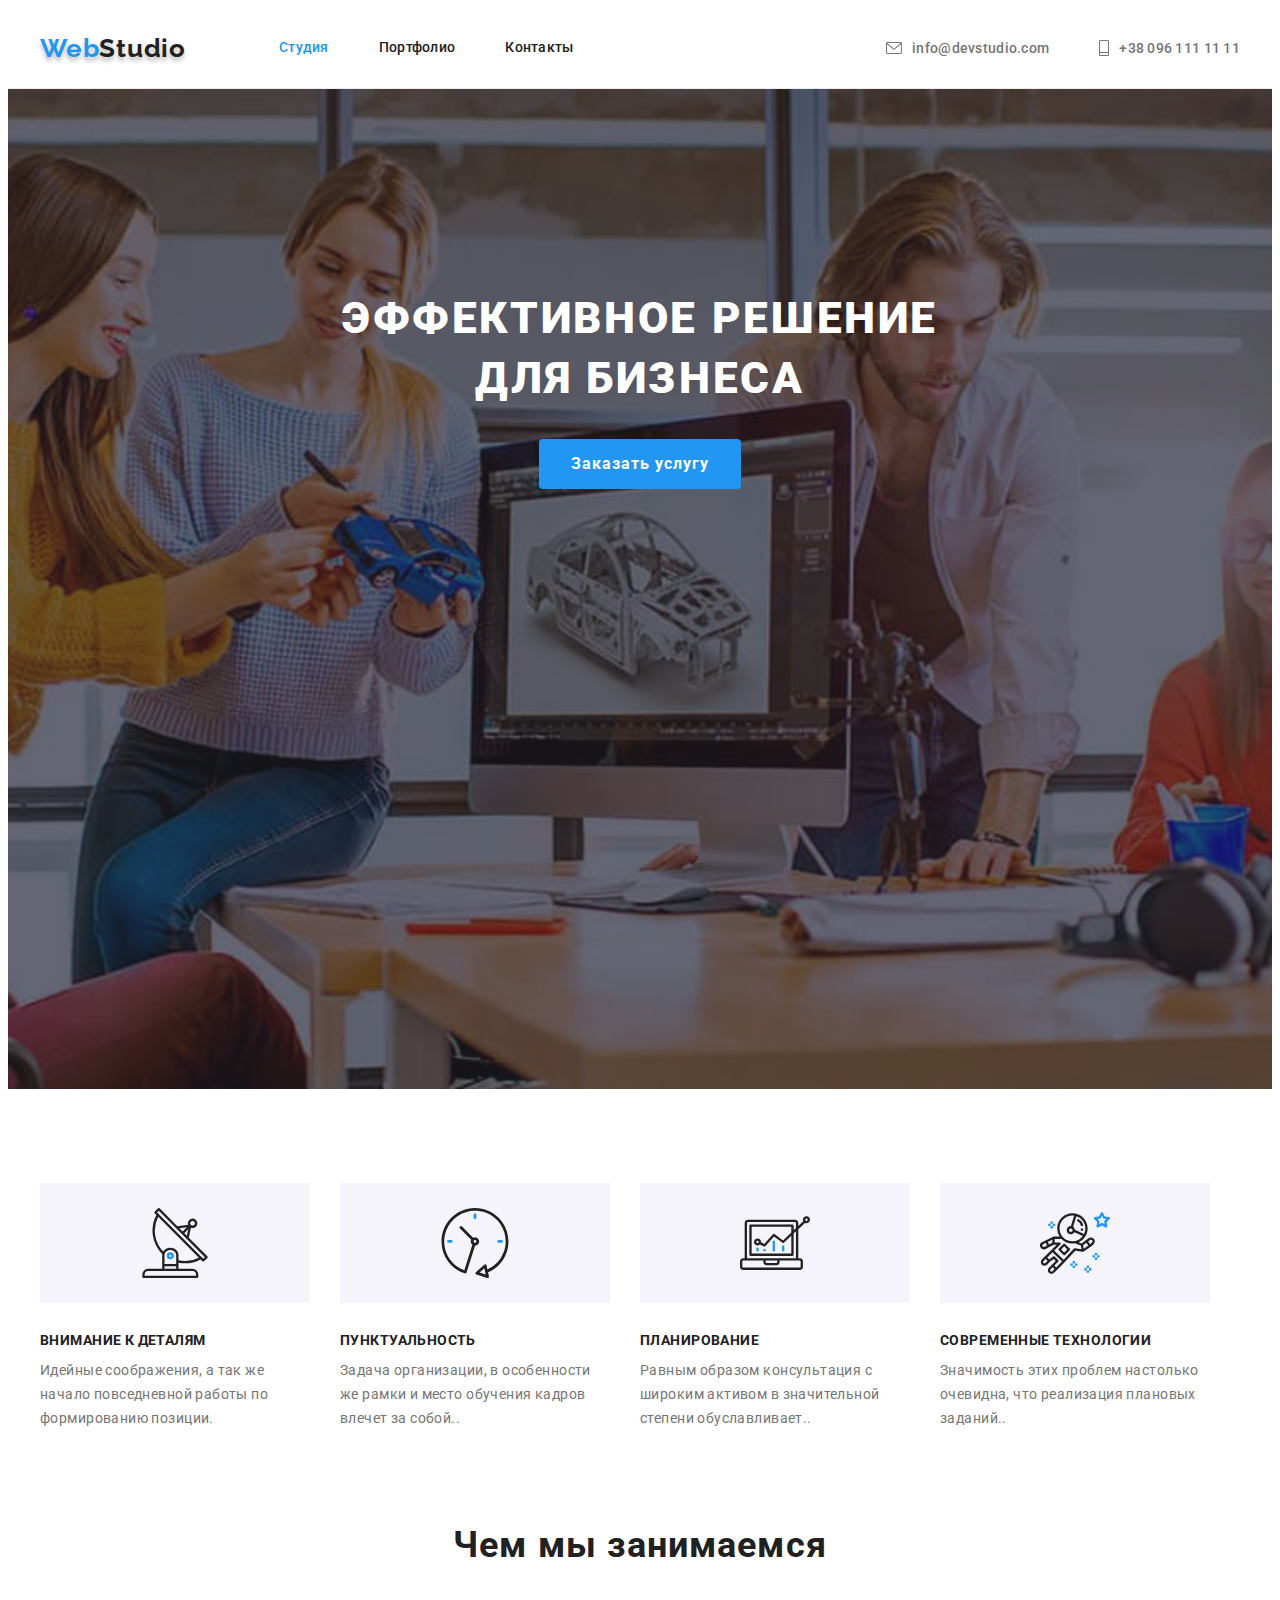
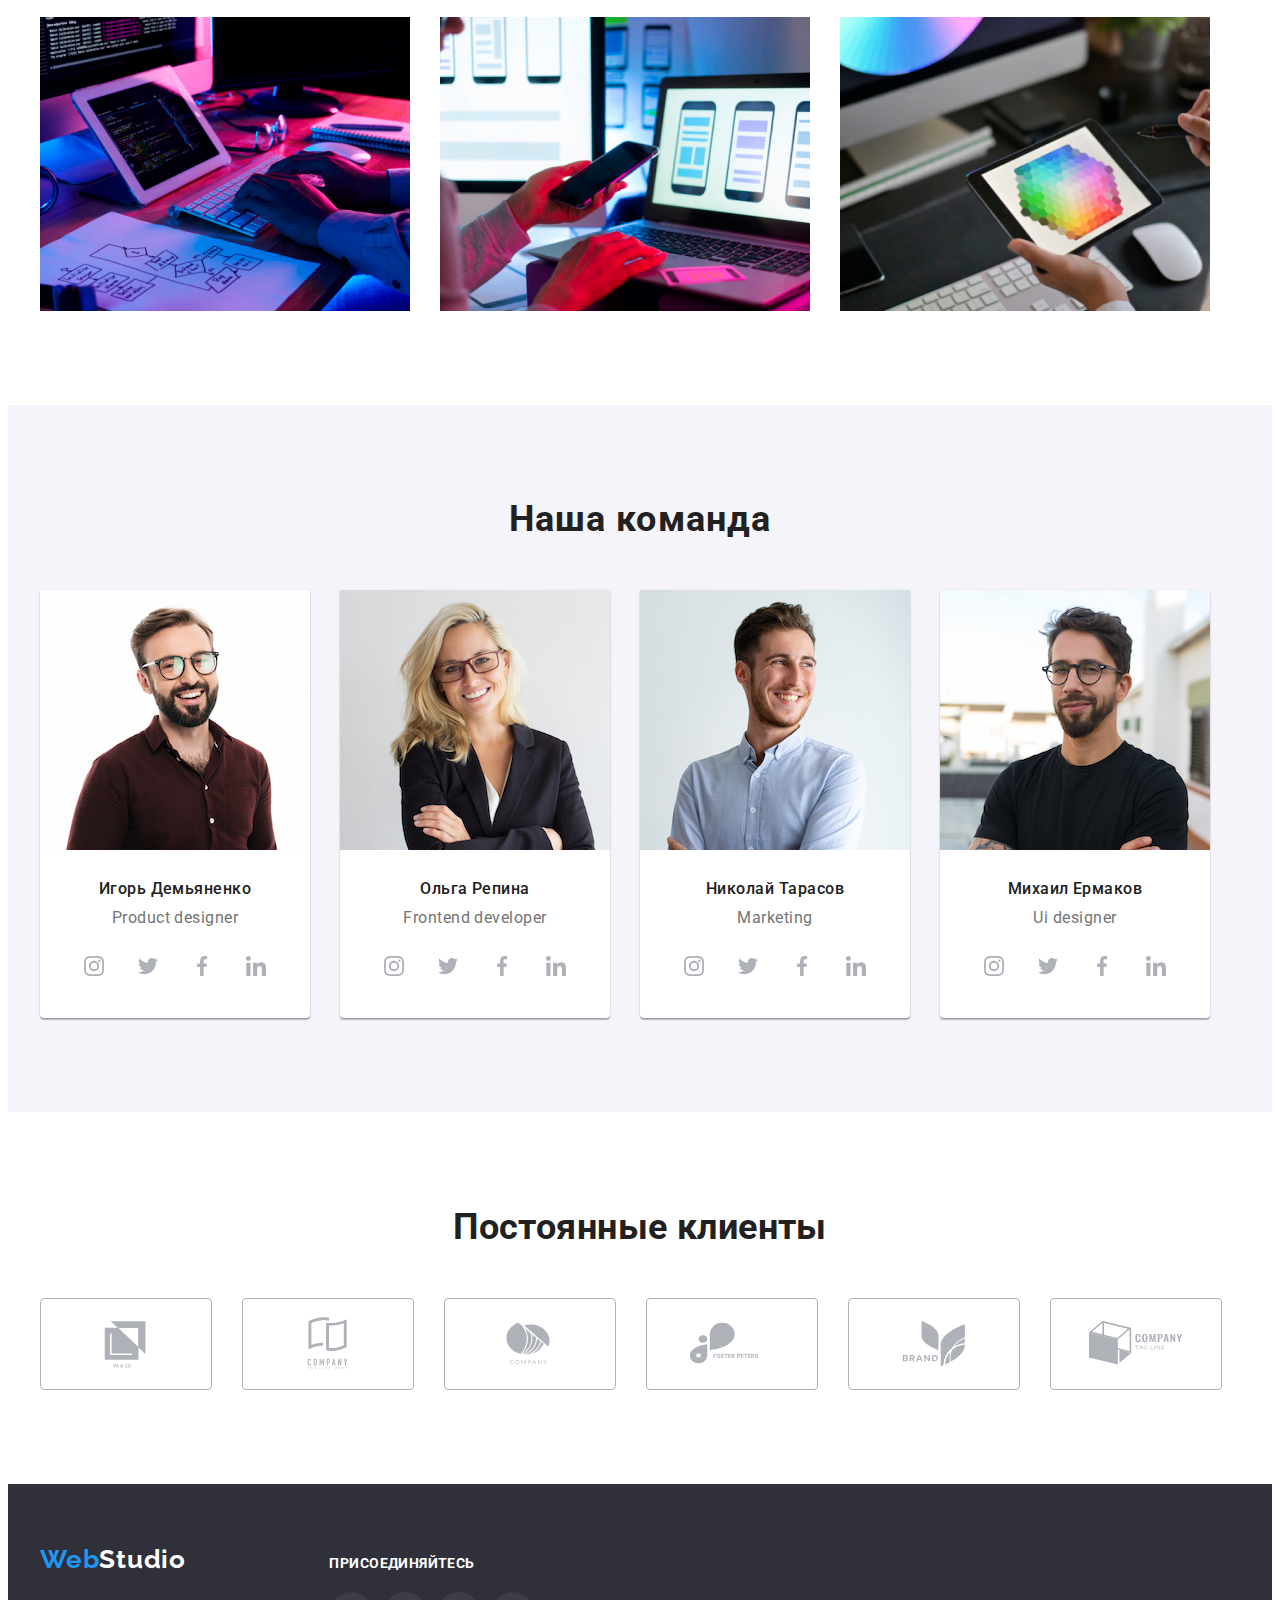
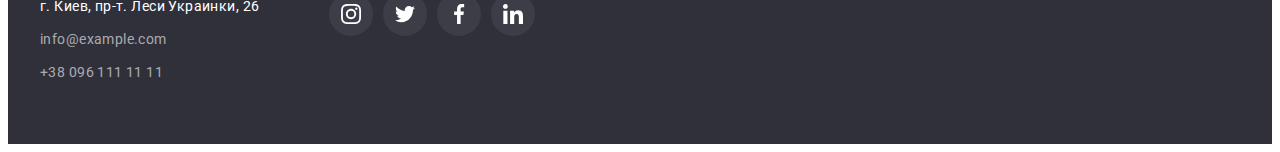
<file: index.html>
<!DOCTYPE html>
<html lang="ru">
  <head>
    <meta charset="UTF-8" />
    <meta http-equiv="X-UA-Compatible" content="IE=edge" />
    <meta name="viewport" content="width=device-width, initial-scale=1.0" />
    <title>Студия</title>
    <!--Fonts start-->
    <link rel="preconnect" href="https://fonts.googleapis.com" />
    <link rel="preconnect" href="https://fonts.gstatic.com" crossorigin />
    <link
      href="https://fonts.googleapis.com/css2?family=Raleway:wght@700&family=Roboto:wght@400;500;700;900&display=swap"
      rel="stylesheet"
    />
    <!--Fonts end-->

    <!--Normalize start-->
    <link
      rel="stylesheet"
      href="https://cdnjs.cloudflare.com/ajax/libs/modern-normalize/1.1.0/modern-normalize.min.css"
      integrity="sha512-wpPYUAdjBVSE4KJnH1VR1HeZfpl1ub8YT/NKx4PuQ5NmX2tKuGu6U/JRp5y+Y8XG2tV+wKQpNHVUX03MfMFn9Q=="
      crossorigin="anonymous"
      referrerpolicy="no-referrer"
    />
    <!--normalize end-->

    <link rel="stylesheet" href="./css/style.css" />
  </head>

  <body class="body">
    <!--Header SECT-->
    <header class="header">
      <div class="container nav_flex">
        <nav class="header_nav">
          <a class="logo_WebStudio link" lang="en" href="index.html"
            >Web<span class="logo-accent">Studio</span></a
          >

          <ul class="header_list_nav list">
            <li class="header_nav_item">
              <a class="header_nav_link link current" href="index.html"
                >Студия</a
              >
            </li>
            <li class="header_nav_item">
              <a class="header_nav_link link" href="portfolio.html"
                >Портфолио</a
              >
            </li>
            <li class="header_nav_item">
              <a class="header_nav_link link" href="#contacts">Контакты</a>
            </li>
          </ul>
        </nav>

        <ul class="header_list_contacts list">
          <li class="header_contact_item">
            <a class="header_contact_link link" href="mailto:info@devstudio.com"
              ><svg class="contact_icon" width="16" height="12">
                <use href="./images/icons.svg#mail"></use></svg
              >info@devstudio.com</a
            >
          </li>
          <li class="header_contact_item">
            <a class="header_contact_link link" href="tel:+380961111111"
              ><svg class="contact_icon" width="10" height="16">
                <use href="./images/icons.svg#tel"></use></svg
              >+38 096 111 11 11</a
            >
          </li>
        </ul>
      </div>
    </header>
    <!--Мain SECT-->

    <main>
      <section class="section_Hero">
        <div class="container">
          <h1 class="section_Hero_title">эффективное решение для бизнеса</h1>
          <button class="bttn" type="button">Заказать услугу</button>
        </div>
      </section>
      <!-- CREDO sect -->
      <section class="section_credo">
        <div class="container">
          <h2 class="visually-hidden">credo</h2>
          <ul class="credo_list">
            <li class="credo_head list">
              <div class="credo-icon-fon">
                <svg class="credo-icon" width="70" height="70">
                  <use href="./images/icons.svg#antenna"></use>
                </svg>
              </div>

              <h3 class="credo_header">ВНИМАНИЕ К ДЕТАЛЯМ</h3>
              <p class="credo_text">
                Идейные соображения, а так же начало повседневной работы по
                формированию позиции.
              </p>
            </li>
            <li class="credo_head list">
              <div class="credo-icon-fon">
                <svg class="credo-icon" width="70" height="70">
                  <use href="./images/icons.svg#clock"></use>
                </svg>
              </div>

              <h3 class="credo_header">ПУНКТУАЛЬНОСТЬ</h3>
              <p class="credo_text">
                Задача организации, в особенности же рамки и место обучения
                кадров влечет за собой..
              </p>
            </li>
            <li class="credo_head list">
              <div class="credo-icon-fon">
                <svg class="credo-icon" width="70" height="70">
                  <use href="./images/icons.svg#diagram"></use>
                </svg>
              </div>

              <h3 class="credo_header">ПЛАНИРОВАНИЕ</h3>
              <p class="credo_text">
                Равным образом консультация с широким активом в значительной
                степени обуславливает..
              </p>
            </li>
            <li class="credo_head list">
              <div class="credo-icon-fon">
                <svg class="credo-icon" width="70" height="70">
                  <use href="./images/icons.svg#astronaut"></use>
                </svg>
              </div>

              <h3 class="credo_header">СОВРЕМЕННЫЕ ТЕХНОЛОГИИ</h3>
              <p class="credo_text">
                Значимость этих проблем настолько очевидна, что реализация
                плановых заданий..
              </p>
            </li>
          </ul>
        </div>
      </section>
      <!--What are we doing sect-->
      <section class="we_section">
        <div class="container">
          <h2 class="we_text">Чем мы занимаемся</h2>
          <ul class="we_list list">
            <li class="we_item">
              <img src="images/img.jpg" alt="PC" width="370" height="294" />
            </li>
            <li class="we_item">
              <img
                src="images/img1.jpg"
                alt="LAPTOP"
                width="370"
                height="294"
              />
            </li>
            <li class="we_item">
              <img src="images/img2.jpg" alt="PAD" width="370" height="294" />
            </li>
          </ul>
        </div>
      </section>
      <!--Our TEAM sect-->
      <section class="team_section">
        <div class="container">
          <h2 class="our_team_header">Наша команда</h2>
          <ul class="our_team_list list">
            <li class="our_team_item">
              <img
                src="images/ИгорьДемьяненко.jpg"
                alt="Игорь Демьяненко 1"
                width="270"
                height="260"
              />

              <div class="our_team_work">
                <h3 class="our_team_name">Игорь Демьяненко</h3>
                <p class="our_team_profession">Product designer</p>

                <ul class="team-social-list list">
                  <li class="team-social-item">
                    <a class="team-social-link link" href="">
                      <svg class="team-social-icon" width="20" height="20">
                        <use href="./images/icons.svg#instagram"></use>
                      </svg>
                    </a>
                  </li>

                  <li class="team-social-item">
                    <a class="team-social-link link" href="">
                      <svg class="team-social-icon" width="20" height="20">
                        <use href="./images/icons.svg#twitter"></use>
                      </svg>
                    </a>
                  </li>

                  <li class="team-social-item">
                    <a class="team-social-link link" href="">
                      <svg class="team-social-icon" width="20" height="20">
                        <use href="./images/icons.svg#facebook"></use>
                      </svg>
                    </a>
                  </li>

                  <li class="team-social-item">
                    <a class="team-social-link link" href="">
                      <svg class="team-social-icon" width="20" height="20">
                        <use href="./images/icons.svg#linkedin"></use>
                      </svg>
                    </a>
                  </li>
                </ul>
              </div>
            </li>

            <li class="our_team_item">
              <img
                src="images/ОльгаРепина.jpg"
                alt="Oльга Репина 2"
                width="270"
                height="260"
              />
              <div class="our_team_work">
                <h3 class="our_team_name">Ольга Репина</h3>
                <p class="our_team_profession">Frontend developer</p>

                <ul class="team-social-list list">
                  <li class="team-social-item">
                    <a class="team-social-link link" href="">
                      <svg class="team-social-icon" width="20" height="20">
                        <use href="./images/icons.svg#instagram"></use>
                      </svg>
                    </a>
                  </li>

                  <li class="team-social-item">
                    <a class="team-social-link link" href="">
                      <svg class="team-social-icon" width="20" height="20">
                        <use href="./images/icons.svg#twitter"></use>
                      </svg>
                    </a>
                  </li>

                  <li class="team-social-item">
                    <a class="team-social-link link" href="">
                      <svg class="team-social-icon" width="20" height="20">
                        <use href="./images/icons.svg#facebook"></use>
                      </svg>
                    </a>
                  </li>

                  <li class="team-social-item">
                    <a class="team-social-link link" href="">
                      <svg class="team-social-icon" width="20" height="20">
                        <use href="./images/icons.svg#linkedin"></use>
                      </svg>
                    </a>
                  </li>
                </ul>
              </div>
            </li>
            <li class="our_team_item">
              <img
                src="images/НиколайТарасов.jpg"
                alt="Николай Тарасов 3"
                width="270"
                height="260"
              />

              <div class="our_team_work">
                <h3 class="our_team_name">Николай Тарасов</h3>
                <p class="our_team_profession">Marketing</p>

                <ul class="team-social-list list">
                  <li class="team-social-item">
                    <a class="team-social-link link" href="">
                      <svg class="team-social-icon" width="20" height="20">
                        <use href="./images/icons.svg#instagram"></use>
                      </svg>
                    </a>
                  </li>

                  <li class="team-social-item">
                    <a class="team-social-link link" href="">
                      <svg class="team-social-icon" width="20" height="20">
                        <use href="./images/icons.svg#twitter"></use>
                      </svg>
                    </a>
                  </li>

                  <li class="team-social-item">
                    <a class="team-social-link link" href="">
                      <svg class="team-social-icon" width="20" height="20">
                        <use href="./images/icons.svg#facebook"></use>
                      </svg>
                    </a>
                  </li>

                  <li class="team-social-item">
                    <a class="team-social-link link" href="">
                      <svg class="team-social-icon" width="20" height="20">
                        <use href="./images/icons.svg#linkedin"></use>
                      </svg>
                    </a>
                  </li>
                </ul>
              </div>
            </li>

            <li class="our_team_item">
              <img
                src="images/МихаилЕрмаков.jpg"
                alt="Михаил Ермаков 4"
                width="270"
                height="260"
              />

              <div class="our_team_work">
                <h3 class="our_team_name">Михаил Ермаков</h3>
                <p class="our_team_profession">Ui designer</p>

                <ul class="team-social-list list">
                  <li class="team-social-item">
                    <a class="team-social-link link" href="">
                      <svg class="team-social-icon" width="20" height="20">
                        <use href="./images/icons.svg#instagram"></use>
                      </svg>
                    </a>
                  </li>

                  <li class="team-social-item">
                    <a class="team-social-link link" href="">
                      <svg class="team-social-icon" width="20" height="20">
                        <use href="./images/icons.svg#twitter"></use>
                      </svg>
                    </a>
                  </li>

                  <li class="team-social-item">
                    <a class="team-social-link link" href="">
                      <svg class="team-social-icon" width="20" height="20">
                        <use href="./images/icons.svg#facebook"></use>
                      </svg>
                    </a>
                  </li>

                  <li class="team-social-item">
                    <a class="team-social-link link" href="">
                      <svg class="team-social-icon" width="20" height="20">
                        <use href="./images/icons.svg#linkedin"></use>
                      </svg>
                    </a>
                  </li>
                </ul>
              </div>
            </li>
          </ul>
        </div>
      </section>
      <!-- Clients -->
      <section class="client_section">
        <div class="container">
          <h2 class="client_title">Постоянные клиенты</h2>
          <ul class="client_list list">
            <li class="client_item">
              <a class="client_link link" href="">
                <svg class="client_icon" width="106" height="60">
                  <use href="./images/icons.svg#logo-1"></use>
                </svg>
              </a>
            </li>

            <li class="client_item">
              <a class="client_link link" href="">
                <svg class="client_icon" width="106" height="60">
                  <use href="./images/icons.svg#logo-2"></use>
                </svg>
              </a>
            </li>

            <li class="client_item">
              <a class="client_link link" href="">
                <svg class="client_icon" width="106" height="60">
                  <use href="./images/icons.svg#logo-3"></use>
                </svg>
              </a>
            </li>

            <li class="client_item">
              <a class="client_link link" href="">
                <svg class="client_icon" width="106" height="60">
                  <use href="./images/icons.svg#logo-4"></use>
                </svg>
              </a>
            </li>

            <li class="client_item">
              <a class="client_link link" href="">
                <svg class="client_icon" width="106" height="60">
                  <use href="./images/icons.svg#logo-5"></use>
                </svg>
              </a>
            </li>

            <li class="client_item">
              <a class="client_link link" href="">
                <svg class="client_icon" width="106" height="60">
                  <use href="./images/icons.svg#logo-6"></use>
                </svg>
              </a>
            </li>
          </ul>
        </div>
      </section>
    </main>
    <!--Footer SECT-->
    <footer class="footer">
      <div class="container">
        <div class="footer_contacts_flex">
          <a class="logo_WebStudio_foot link" lang="en" href="index.html"
            >Web<span class="logo-accent_foot">Studio</span></a
          >
          <address class="ft_contact">
            <ul class="ft_adress_list list">
              <li class="location_item">
                <a
                  class="footer_location_link link"
                  href="https://bit.ly/3pXMvUd"
                  target="_blank"
                  rel="noopener noreferrer"
                  >г. Киев, пр-т. Леси Украинки, 26</a
                >
              </li>
              <li class="mail_tel_item">
                <a
                  class="mail_tel_link link"
                  lang="en"
                  href="mailto:info@devstudio.com"
                  >info@example.com</a
                >
              </li>
              <li class="mail_tel_item">
                <a class="mail_tel_link link" href="tel:+380961111111"
                  >+38 096 111 11 11</a
                >
              </li>
            </ul>
          </address>
        </div>
        <div class="footer_social_flex">
          <p class="footer_social_text">Присоединяйтесь</p>
          <ul class="footer_social_list list">
            <li class="footer_social_item">
              <a class="footer_social_link" href="">
                <svg class="footer_social_icon" width="20" height="20">
                  <use href="./images/icons.svg#instagram"></use>
                </svg>
              </a>
            </li>

            <li class="footer_social_item">
              <a class="footer_social_link" href="">
                <svg class="footer_social_icon" width="20" height="20">
                  <use href="./images/icons.svg#twitter"></use>
                </svg>
              </a>
            </li>

            <li class="footer_social_item">
              <a class="footer_social_link" href="">
                <svg class="footer_social_icon" width="20" height="20">
                  <use href="./images/icons.svg#facebook"></use>
                </svg>
              </a>
            </li>

            <li class="footer_social_item">
              <a class="footer_social_link" href="">
                <svg class="footer_social_icon" width="20" height="20">
                  <use href="./images/icons.svg#linkedin"></use>
                </svg>
              </a>
            </li>
          </ul>
        </div>
      </div>
    </footer>
  </body>
</html>
</file>
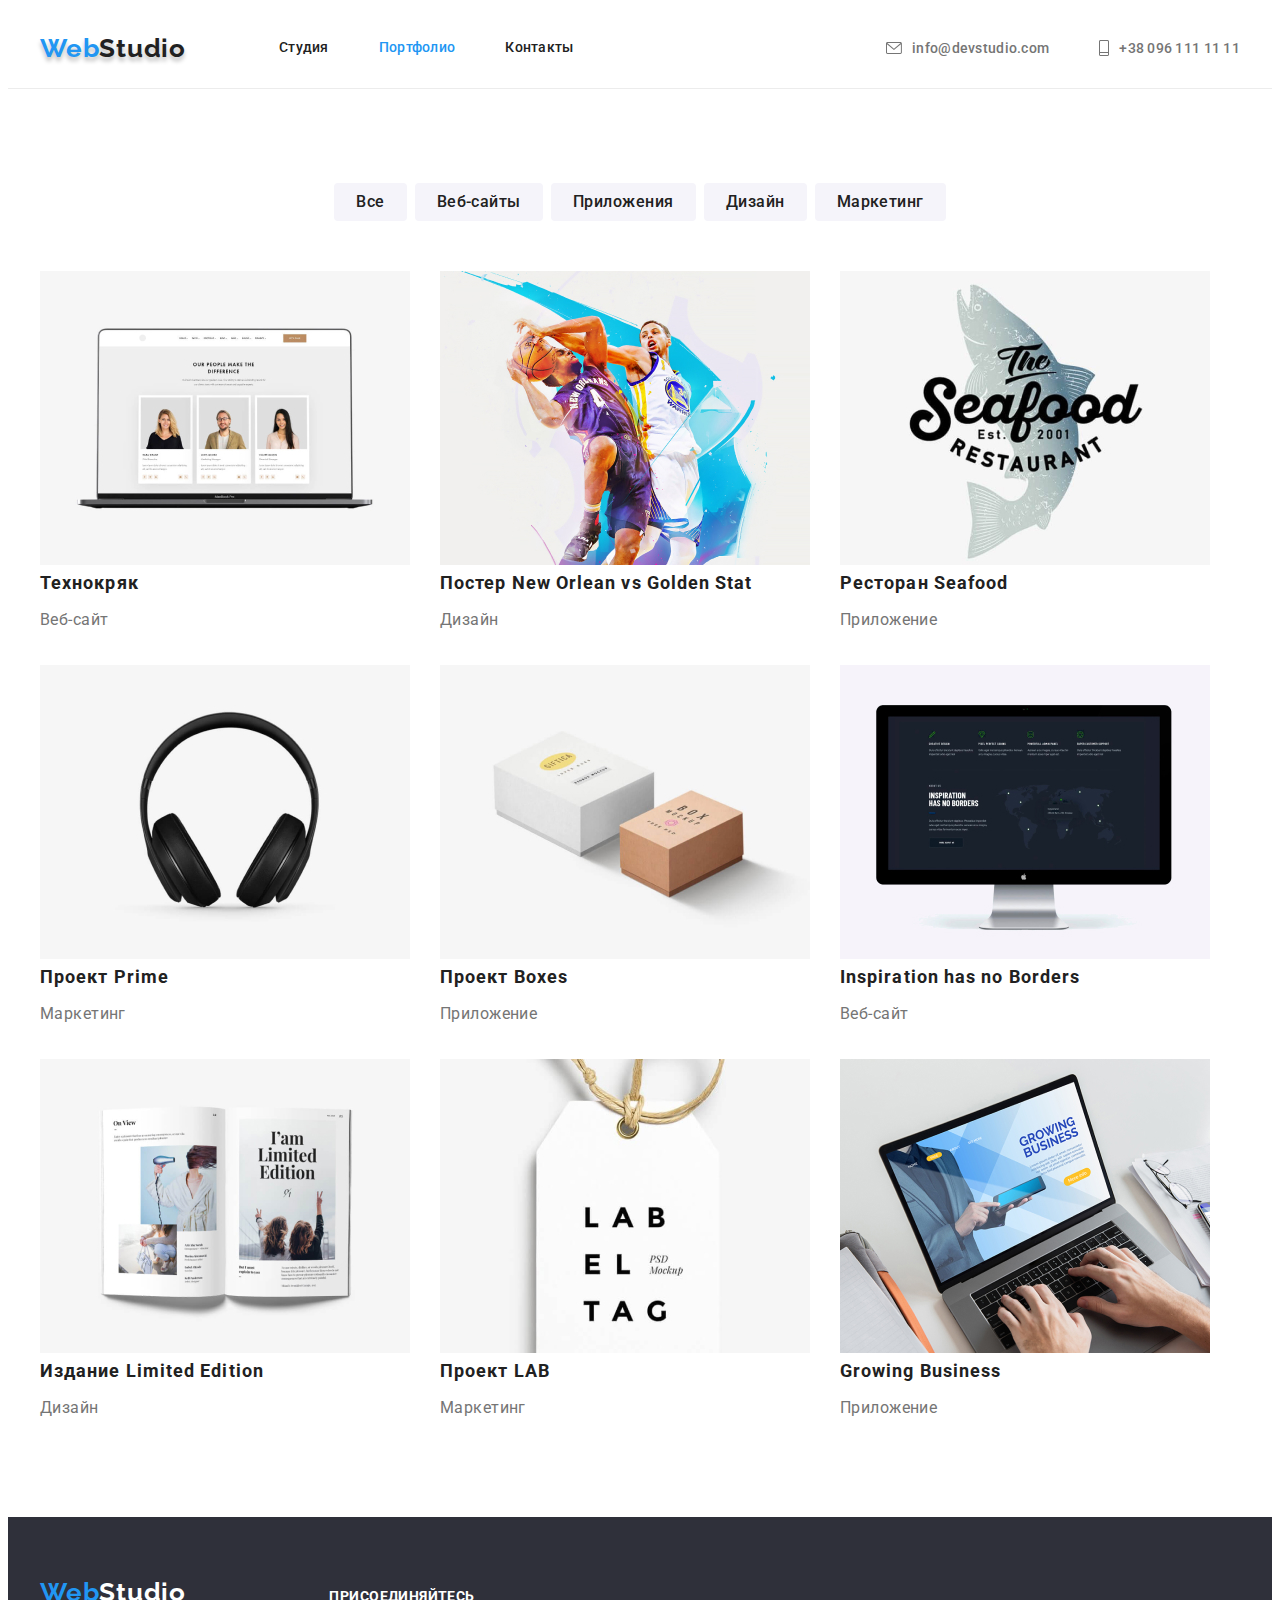
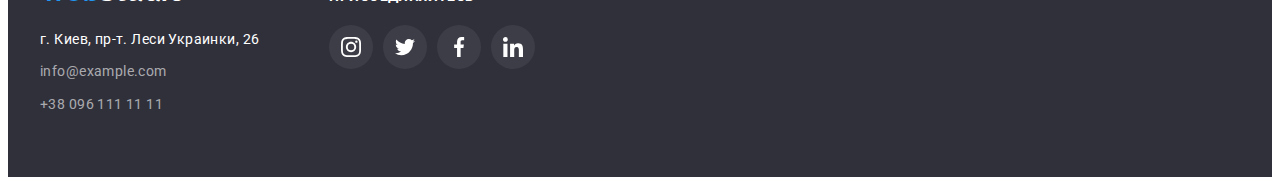
<file: portfolio.html>
<!DOCTYPE html>
<html lang="ru">
  <head>
    <meta charset="UTF-8" />
    <meta http-equiv="X-UA-Compatible" content="IE=edge" />
    <meta name="viewport" content="width=device-width, initial-scale=1.0" />
    <title>Портфолио</title>
    <!--Fonts start-->
    <link rel="preconnect" href="https://fonts.googleapis.com" />
    <link rel="preconnect" href="https://fonts.gstatic.com" crossorigin />
    <link
      href="https://fonts.googleapis.com/css2?family=Raleway:wght@700&family=Roboto:wght@400;500;700;900&display=swap"
      rel="stylesheet"
    />
    <!--Fonts end-->

    <!--Normalize start-->
    <link rel="stylesheet" href="https://cdnjs.cloudflare.com/ajax/libs/modern-normalize/1.1.0/modern-normalize.min.css" integrity="sha512-wpPYUAdjBVSE4KJnH1VR1HeZfpl1ub8YT/NKx4PuQ5NmX2tKuGu6U/JRp5y+Y8XG2tV+wKQpNHVUX03MfMFn9Q==" crossorigin="anonymous" referrerpolicy="no-referrer" />
    <!--normalize end-->

    <link rel="stylesheet" href="./css/style.css" />
  

  </head>
  <body class="body">
   <!--Header SECT-->
  <header class="header">
    <div class="container nav_flex">
      <nav class="header_nav">
        <a class="logo_WebStudio link" lang="en" href="./index.html"
          >Web<span class="logo-accent">Studio</span></a
        >

        <ul class="header_list_nav list">
          <li class="header_nav_item">
            <a class="header_nav_link link" href="index.html">Студия</a>
          </li>
          <li class="header_nav_item">
            <a class="header_nav_link link current" href="portfolio.html">Портфолио</a>
          </li>
          <li class="header_nav_item">
            <a class="header_nav_link link" href="#contacts">Контакты</a>
          </li>
        </ul>
      </nav>

      <ul class="header_list_contacts list">
        <li class="header_contact_item">
          <a class="header_contact_link link" href="mailto:info@devstudio.com"
            ><svg class="contact_icon" width="16" height="12">
              <use href="./images/icons.svg#mail"></use>
            </svg>info@devstudio.com</a
          >
        </li>
        <li class="header_contact_item">
          <a class="header_contact_link link" href="tel:+380961111111"
            ><svg class="contact_icon" width="10" height="16">
              <use href="./images/icons.svg#tel"></use>
            </svg>+38 096 111 11 11</a
          >
        </li>
      </ul>
    </div>
  </header>
    <!--Мain SECT portfolio-->
    <main>
      <section class="portfolio_section">
        <div class="container">
          <h1 class="visually-hidden">top_bttn</h1>
            <ul class="Portfolio_bttns list">
              <li class="portfolio_bttn_item">
                <button class="bttns" type="button">Все</button></li>
              <li class="portfolio_bttn_item">
                <button class="bttns" type="button">Веб-сайты</button></li>
              <li class="portfolio_bttn_item">
                <button  class="bttns" type="button">Приложения</button></li>
              <li class="portfolio_bttn_item">
                <button  class="bttns" type="button">Дизайн</button></li>
              <li class="portfolio_bttn_item">
                <button  class="bttns" type="button">Маркетинг</button></li>
          
          </ul>
        </div>
        <div class="container"> 
          <ul class="our_project_list list">
                <li class="our_project_item">
                  <a class="our_project_link link" href="">
                  <img
                    src="images/img10.jpg"
                    alt="технокряк"
                    width="370"
                    height="294"
                  />

                  <div class="our_project_border">
                    <h2 class="our_project_title">Технокряк</h3>
                    <p class="our_project_text">Веб-сайт</p>
                  </div></a>
                </li>

                <li class="our_project_item">
                  <a class="our_project_link link" href="">
                  <img
                    src="images/img-2.jpg"
                    alt="Постер New Orlean vs Golden State"
                    width="370"
                    height="294"
                  />

                <div class="our_project_border">
                  <h2 class="our_project_title"> Постер New Orlean vs Golden Stat </h3>
                  <p class="our_project_text">Дизайн</p>
                </div> </a>
                </li>

                <li class="our_project_item">
                  <a class="our_project_link link" href="">
                  <img
                    src="images/img-3.jpg"
                    alt="Ресторан Seafood"
                    width="370"
                    height="294"
                  />
                <div class="our_project_border">
                  <h2 class="our_project_title">Ресторан Seafood</h3>
                  <p class="our_project_text">Приложение</p>
                </div></a>
                </li>

                <li class="our_project_item">
                  <a class="our_project_link link" href="">
                  <img
                    src="images/img-4.jpg"
                    alt="Проект Prime"
                    width="370"
                    height="294"
                    />

                  <div class="our_project_border">
                    <h2 class="our_project_title">Проект Prime</h3>
                    <p class="our_project_text">Маркетинг</p>
                  </div></a>
                </li>
              

                <li class="our_project_item">
                  <a class="our_project_link link" href="">
                    <img
                      src="images/img-5.jpg"
                      alt="Проект Boxes"
                      width="370"
                      height="294"
                    />
                    <div class="our_project_border">
                      <h2 class="our_project_title">Проект Boxes</h3>
                      <p class="our_project_text">Приложение</p>
                    </div></a>
                </li>

            
                <li class="our_project_item">
                  <a class="our_project_link link" href="">
                  <img
                    src="images/img-6.jpg"
                    alt="Inspiration has no Borders"
                    width="370"
                    height="294"
                  />
                  <div class="our_project_border">
                    <h2 class="our_project_title">Inspiration has no Borders</h3>
                    <p class="our_project_text">Веб-сайт</p>
                  </div></a>
                </li>

                <li class="our_project_item">
                  <a class="our_project_link link" href="">
                  <img
                    src="images/img-7.jpg"
                    alt="Издание Limited Edition"
                    width="370"
                    height="294"
                  />
                  <div class="our_project_border">
                    <h2 class="our_project_title">Издание Limited Edition</h3>
                    <p class="our_project_text">Дизайн</p>
                  </div></a>

                </li>

                <li class="our_project_item">
                  <a class="our_project_link link" href="">
                  <img
                    src="images/img-8.jpg"
                    alt="Проект LAB"
                    width="370"
                    height="294"
                  />
                  <div class="our_project_border">
                    <h2 class="our_project_title">Проект LAB</h3>
                    <p class="our_project_text">Маркетинг</p>
                  </div></a>
                </li>

                <li class="our_project_item">
                   <a class="our_project_link link" href="">
                  <img
                    src="images/img-9.jpg"
                    alt="Growing Business"
                    width="370"
                    height="294"
                  />
                  <div class="our_project_border">
                    <h2 class="our_project_title">Growing Business</h3>
                    <p class="our_project_text">Приложение</p>
                  </div></a>
                </li>
          </ul>
        </div>
      </section>
    </main>
    <!--Footer SECT-->
    <footer class="footer">
      <div class="container">
        <div class="footer_contacts_flex">
          <a class="logo_WebStudio_foot link" lang="en" href="index.html"
            >Web<span class="logo-accent_foot">Studio</span></a
          >
          <address class="ft_contact">
            <ul class="ft_adress_list list">
              <li class="location_item">
                <a
                  class="footer_location link"
                  href="https://bit.ly/3pXMvUd"
                  target="_blank"
                  rel="noopener noreferrer"
                  >г. Киев, пр-т. Леси Украинки, 26</a
                >
              </li>
              <li class="mail_tel_item">
                <a class="mail_tel link" lang="en" href="mailto:info@devstudio.com"
                  >info@example.com</a
                >
              </li>
              <li class="mail_tel_item">
                <a class="tel link" href="tel:+380961111111"
                  >+38 096 111 11 11</a
                >
              </li>
            </ul>
          </address>
        </div>
        <div class="footer_social_flex">
          <p class="footer_social_text">Присоединяйтесь</p>
          <ul class="footer_social_list list">
            <li class="footer_social_item">
              <a class="footer_social_link" href="">
                <svg class="footer_social_icon" width="20" height="20">
                  <use href="./images/icons.svg#instagram"></use>
                </svg>
              </a>
            </li>

            <li class="footer_social_item">
              <a class="footer_social_link" href="">
                <svg class="footer_social_icon" width="20" height="20">
                  <use href="./images/icons.svg#twitter"></use>
                </svg>
              </a>
            </li>

            <li class="footer_social_item">
              <a class="footer_social_link" href="">
                <svg class="footer_social_icon" width="20" height="20">
                  <use href="./images/icons.svg#facebook"></use>
                </svg>
              </a>
            </li>

            <li class="footer_social_item">
              <a class="footer_social_link" href="">
                <svg class="footer_social_icon" width="20" height="20">
                  <use href="./images/icons.svg#linkedin"></use>
                </svg>
              </a>
            </li>
          </ul>
        </div>
      </div>
    </footer>
  </body>
</html>
</file>
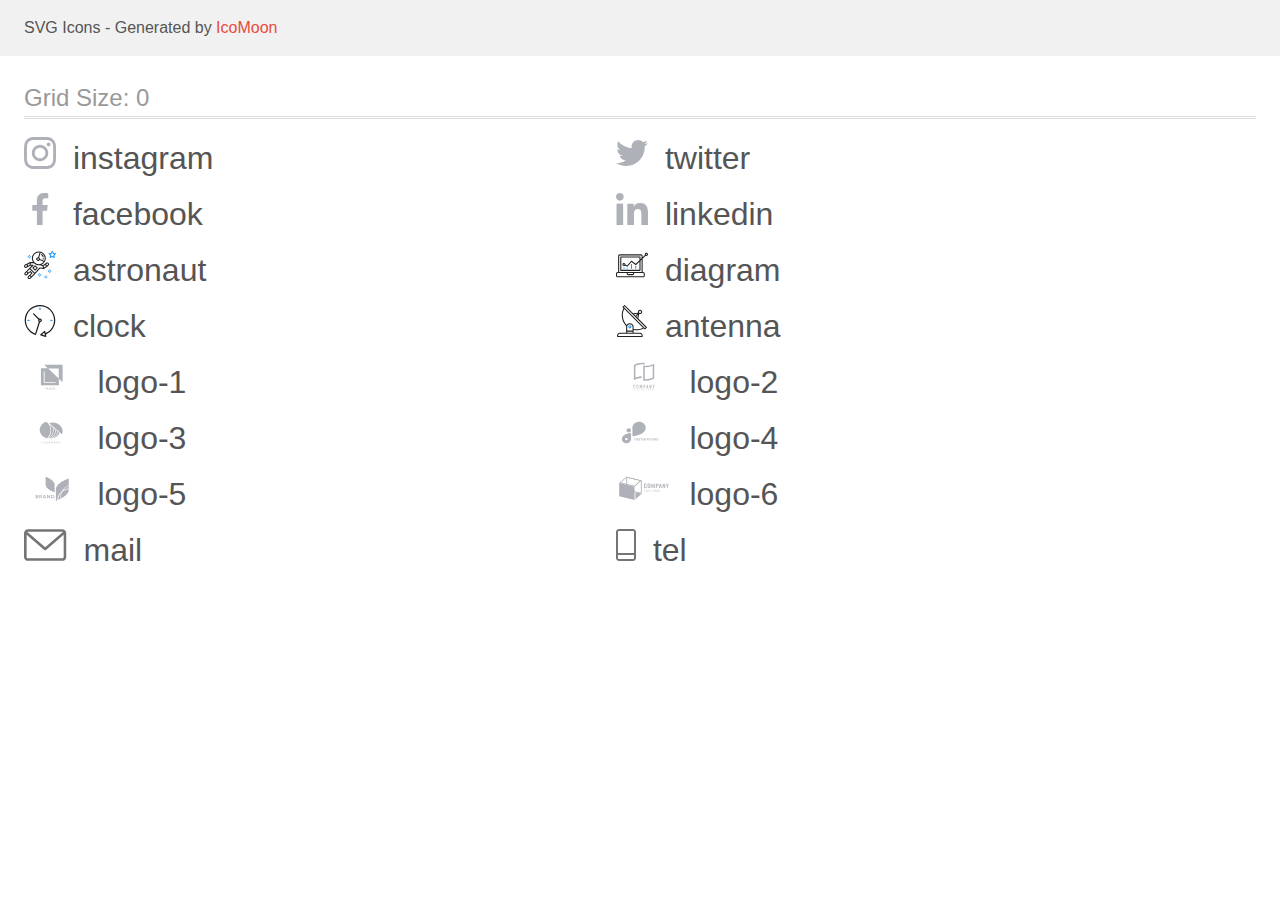
<file: images/icons/icomoon/demo.html>
<!doctype html>
<html>
<head>
    <title>IcoMoon - SVG Icons</title>
    <meta charset="utf-8">
    <meta name="viewport" content="width=device-width, initial-scale=1">
    <link rel="stylesheet" href="demo-files/demo.css">
    <link rel="stylesheet" href="style.css">
</head>
<body>
<svg aria-hidden="true" style="position: absolute; width: 0; height: 0; overflow: hidden;" version="1.1" xmlns="http://www.w3.org/2000/svg" xmlns:xlink="http://www.w3.org/1999/xlink">
<defs>
<symbol id="instagram" viewBox="0 0 32 32">
<path fill="#afb1b8" style="fill: var(--color1, #afb1b8)" d="M31.969 9.408c-0.075-1.7-0.35-2.869-0.744-3.882-0.406-1.075-1.032-2.038-1.851-2.838-0.8-0.813-1.769-1.444-2.832-1.844-1.019-0.394-2.182-0.669-3.882-0.744-1.713-0.081-2.257-0.1-6.601-0.1s-4.888 0.019-6.595 0.094c-1.7 0.075-2.869 0.35-3.882 0.744-1.075 0.406-2.038 1.031-2.838 1.85-0.813 0.8-1.444 1.769-1.844 2.832-0.394 1.019-0.669 2.182-0.744 3.882-0.081 1.713-0.1 2.257-0.1 6.601s0.019 4.888 0.094 6.595c0.075 1.7 0.35 2.869 0.744 3.882 0.406 1.075 1.038 2.038 1.85 2.838 0.8 0.813 1.769 1.444 2.832 1.844 1.019 0.394 2.182 0.669 3.882 0.744 1.706 0.075 2.25 0.094 6.595 0.094s4.888-0.019 6.595-0.094c1.7-0.075 2.869-0.35 3.882-0.744 2.151-0.832 3.851-2.532 4.682-4.682 0.394-1.019 0.669-2.182 0.744-3.882 0.075-1.707 0.094-2.251 0.094-6.595s-0.006-4.888-0.081-6.595zM29.087 22.473c-0.069 1.563-0.331 2.407-0.55 2.969-0.538 1.394-1.644 2.5-3.038 3.038-0.563 0.219-1.413 0.481-2.969 0.55-1.688 0.075-2.194 0.094-6.464 0.094s-4.782-0.019-6.464-0.094c-1.563-0.069-2.407-0.331-2.969-0.55-0.694-0.256-1.325-0.663-1.838-1.194-0.531-0.519-0.938-1.144-1.194-1.838-0.219-0.563-0.481-1.413-0.55-2.969-0.075-1.688-0.094-2.194-0.094-6.464s0.019-4.782 0.094-6.464c0.069-1.563 0.331-2.407 0.55-2.969 0.256-0.694 0.663-1.325 1.2-1.838 0.519-0.531 1.144-0.938 1.838-1.194 0.563-0.219 1.413-0.481 2.969-0.55 1.688-0.075 2.194-0.094 6.464-0.094 4.276 0 4.782 0.019 6.464 0.094 1.563 0.069 2.407 0.331 2.969 0.55 0.694 0.256 1.325 0.662 1.838 1.194 0.531 0.519 0.938 1.144 1.194 1.838 0.219 0.563 0.481 1.413 0.55 2.969 0.075 1.688 0.094 2.194 0.094 6.464s-0.019 4.77-0.094 6.458z"></path>
<path fill="#afb1b8" style="fill: var(--color1, #afb1b8)" d="M16.059 7.783c-4.538 0-8.22 3.682-8.22 8.22s3.682 8.22 8.22 8.22c4.539 0 8.22-3.682 8.22-8.22s-3.682-8.22-8.22-8.22zM16.059 21.335c-2.944 0-5.332-2.388-5.332-5.332s2.388-5.332 5.332-5.332c2.944 0 5.332 2.388 5.332 5.332s-2.388 5.332-5.332 5.332z"></path>
<path fill="#afb1b8" style="fill: var(--color1, #afb1b8)" d="M26.524 7.458c0 1.060-0.859 1.919-1.919 1.919s-1.919-0.859-1.919-1.919c0-1.060 0.859-1.919 1.919-1.919s1.919 0.859 1.919 1.919z"></path>
</symbol>
<symbol id="twitter" viewBox="0 0 32 32">
<path fill="#afb1b8" style="fill: var(--color1, #afb1b8)" d="M32 6.078c-1.19 0.522-2.458 0.868-3.78 1.036 1.36-0.812 2.398-2.088 2.886-3.626-1.268 0.756-2.668 1.29-4.16 1.588-1.204-1.282-2.92-2.076-4.792-2.076-3.632 0-6.556 2.948-6.556 6.562 0 0.52 0.044 1.020 0.152 1.496-5.454-0.266-10.28-2.88-13.522-6.862-0.566 0.982-0.898 2.106-0.898 3.316 0 2.272 1.17 4.286 2.914 5.452-1.054-0.020-2.088-0.326-2.964-0.808 0 0.020 0 0.046 0 0.072 0 3.188 2.274 5.836 5.256 6.446-0.534 0.146-1.116 0.216-1.72 0.216-0.42 0-0.844-0.024-1.242-0.112 0.85 2.598 3.262 4.508 6.13 4.57-2.232 1.746-5.066 2.798-8.134 2.798-0.538 0-1.054-0.024-1.57-0.090 2.906 1.874 6.35 2.944 10.064 2.944 12.072 0 18.672-10 18.672-18.668 0-0.29-0.010-0.57-0.024-0.848 1.302-0.924 2.396-2.078 3.288-3.406z"></path>
</symbol>
<symbol id="facebook" viewBox="0 0 32 32">
<path fill="#afb1b8" style="fill: var(--color1, #afb1b8)" d="M21.329 5.313h2.921v-5.088c-0.504-0.069-2.237-0.225-4.256-0.225-4.212 0-7.097 2.649-7.097 7.519v4.481h-4.648v5.688h4.648v14.312h5.699v-14.311h4.46l0.708-5.688h-5.169v-3.919c0.001-1.644 0.444-2.769 2.735-2.769z"></path>
</symbol>
<symbol id="linkedin" viewBox="0 0 32 32">
<path fill="#afb1b8" style="fill: var(--color1, #afb1b8)" d="M31.992 32v-0.001h0.008v-11.736c0-5.741-1.236-10.164-7.948-10.164-3.227 0-5.392 1.771-6.276 3.449h-0.093v-2.913h-6.364v21.364h6.627v-10.579c0-2.785 0.528-5.479 3.977-5.479 3.399 0 3.449 3.179 3.449 5.657v10.401h6.62z"></path>
<path fill="#afb1b8" style="fill: var(--color1, #afb1b8)" d="M0.528 10.636h6.635v21.364h-6.635v-21.364z"></path>
<path fill="#afb1b8" style="fill: var(--color1, #afb1b8)" d="M3.843 0c-2.121 0-3.843 1.721-3.843 3.843s1.721 3.879 3.843 3.879c2.121 0 3.843-1.757 3.843-3.879-0.001-2.121-1.723-3.843-3.843-3.843v0z"></path>
</symbol>
<symbol id="astronaut" viewBox="0 0 32 32">
<path fill="#2196f3" style="fill: var(--color2, #2196f3)" d="M31.974 4.524c-0.063-0.193-0.229-0.333-0.43-0.363l-1.91-0.278-0.855-1.731c-0.179-0.365-0.777-0.365-0.956 0l-0.855 1.731-1.91 0.278c-0.201 0.029-0.367 0.17-0.431 0.363-0.062 0.193-0.011 0.405 0.135 0.547l1.383 1.348-0.326 1.903c-0.034 0.2 0.048 0.402 0.212 0.522 0.166 0.121 0.382 0.135 0.562 0.040l1.709-0.899 1.709 0.899c0.078 0.041 0.164 0.061 0.249 0.061 0.11 0 0.221-0.034 0.314-0.102 0.164-0.119 0.246-0.322 0.212-0.522l-0.326-1.903 1.383-1.348c0.145-0.142 0.197-0.354 0.135-0.547zM29.511 5.851c-0.125 0.122-0.183 0.299-0.153 0.472l0.191 1.114-1-0.526c-0.078-0.041-0.163-0.061-0.249-0.061s-0.17 0.020-0.249 0.061l-1.001 0.526 0.191-1.114c0.030-0.173-0.028-0.349-0.153-0.472l-0.81-0.789 1.119-0.163c0.174-0.025 0.324-0.134 0.402-0.292l0.5-1.013 0.5 1.013c0.078 0.157 0.228 0.267 0.402 0.292l1.119 0.163-0.809 0.789z"></path>
<path fill="#2196f3" style="fill: var(--color2, #2196f3)" d="M26.134 20.522h-1.067v1.067h1.067v-1.067z"></path>
<path fill="#2196f3" style="fill: var(--color2, #2196f3)" d="M26.134 22.656h-1.067v1.067h1.067v-1.067z"></path>
<path fill="#2196f3" style="fill: var(--color2, #2196f3)" d="M27.2 21.589h-1.067v1.067h1.067v-1.067z"></path>
<path fill="#2196f3" style="fill: var(--color2, #2196f3)" d="M25.067 21.589h-1.067v1.067h1.067v-1.067z"></path>
<path fill="#2196f3" style="fill: var(--color2, #2196f3)" d="M22.4 26.389h-1.067v1.067h1.067v-1.067z"></path>
<path fill="#2196f3" style="fill: var(--color2, #2196f3)" d="M22.4 28.522h-1.067v1.067h1.067v-1.067z"></path>
<path fill="#2196f3" style="fill: var(--color2, #2196f3)" d="M23.467 27.456h-1.067v1.067h1.067v-1.067z"></path>
<path fill="#2196f3" style="fill: var(--color2, #2196f3)" d="M21.333 27.456h-1.067v1.067h1.067v-1.067z"></path>
<path fill="#2196f3" style="fill: var(--color2, #2196f3)" d="M16 24.256h-1.067v1.067h1.067v-1.067z"></path>
<path fill="#2196f3" style="fill: var(--color2, #2196f3)" d="M16 26.389h-1.067v1.067h1.067v-1.067z"></path>
<path fill="#2196f3" style="fill: var(--color2, #2196f3)" d="M17.067 25.322h-1.067v1.067h1.067v-1.067z"></path>
<path fill="#2196f3" style="fill: var(--color2, #2196f3)" d="M14.933 25.322h-1.067v1.067h1.067v-1.067z"></path>
<path fill="#2196f3" style="fill: var(--color2, #2196f3)" d="M5.867 6.122h-1.067v1.067h1.067v-1.067z"></path>
<path fill="#2196f3" style="fill: var(--color2, #2196f3)" d="M5.867 8.255h-1.067v1.067h1.067v-1.067z"></path>
<path fill="#2196f3" style="fill: var(--color2, #2196f3)" d="M6.933 7.189h-1.067v1.067h1.067v-1.067z"></path>
<path fill="#2196f3" style="fill: var(--color2, #2196f3)" d="M4.8 7.189h-1.067v1.067h1.067v-1.067z"></path>
<path fill="#212121" style="fill: var(--color3, #212121)" d="M24.715 14.159c-0.287-0.388-0.709-0.637-1.188-0.705-0.481-0.068-0.956 0.058-1.34 0.352l-1.252 0.96-1.898 1.417-1.358-0.541c2.421-1.086 4.114-3.508 4.114-6.32 0-3.823-3.123-6.933-6.961-6.933s-6.961 3.11-6.961 6.933c0 1.386 0.414 2.674 1.12 3.758l-2.764-0.024c-0.002 0-0.003 0-0.005 0-0.009 0-0.015 0.004-0.023 0.005-0.053 0.002-0.105 0.013-0.155 0.031-0.013 0.005-0.026 0.008-0.038 0.013-0.006 0.003-0.013 0.003-0.019 0.006l-3.233 1.596c-0.001 0-0.001 0-0.001 0.001l-1.893 0.911c-0.021 0.009-0.042 0.021-0.063 0.035-0.755 0.502-1.012 1.489-0.598 2.295 0.22 0.429 0.595 0.745 1.056 0.889 0.178 0.055 0.359 0.083 0.539 0.083 0.29 0 0.577-0.071 0.839-0.211l1.388-0.738 2.264-1.169 1.357-0.008-5.442 5.416c-0.001 0.001-0.001 0.001-0.002 0.001l-1.339 1.333c-0.316 0.315-0.49 0.732-0.49 1.178s0.174 0.863 0.49 1.179c0.325 0.323 0.752 0.485 1.179 0.485s0.854-0.162 1.18-0.485l1.314-1.309 1.741-1.3 0.901 0.897-1.762 1.754c-0 0.001-0.001 0.001-0.002 0.001l-1.339 1.333c-0.316 0.315-0.49 0.732-0.49 1.178s0.174 0.863 0.49 1.179c0.325 0.323 0.753 0.485 1.18 0.485s0.855-0.162 1.18-0.485l3.482-3.467c0.001-0.001 0.001-0.001 0.001-0.002l1.010-1-0.004-0.004c0.006-0.006 0.015-0.009 0.022-0.015l5.166-5.658 3.471 0.494c0.025 0.004 0.050 0.005 0.075 0.005 0.065 0 0.127-0.015 0.187-0.038 0.018-0.006 0.033-0.015 0.050-0.023 0.019-0.010 0.039-0.015 0.058-0.027l3.213-2.133c0.012-0.008 0.018-0.021 0.029-0.029 0.013-0.010 0.029-0.014 0.041-0.026l1.271-1.191c0.662-0.62 0.753-1.635 0.212-2.362zM2.13 17.77c-0.173 0.093-0.37 0.111-0.558 0.052-0.187-0.058-0.338-0.186-0.427-0.358-0.161-0.314-0.068-0.695 0.214-0.902l1.314-0.632 0.449 1.312-0.992 0.528zM5.628 15.942l-1.548 0.8-0.439-1.283 2.027-1.001-0.040 1.484zM20.727 9.322c0 0.918-0.219 1.785-0.599 2.559l-4.181-1.899c-0.044-0.573-0.341-1.075-0.788-1.388l1.464-4.86c2.378 0.756 4.105 2.974 4.105 5.588zM8.938 9.322c0-3.235 2.644-5.867 5.894-5.867 0.253 0 0.5 0.021 0.745 0.052l-1.432 4.754c-0.019-0.001-0.037-0.006-0.057-0.006-1.033 0-1.873 0.837-1.873 1.867s0.84 1.867 1.873 1.867c0.694 0 1.294-0.383 1.618-0.945l3.862 1.755c-1.075 1.446-2.795 2.39-4.737 2.39-3.25 0-5.894-2.632-5.894-5.867zM14.894 10.122c0 0.441-0.362 0.8-0.806 0.8s-0.806-0.359-0.806-0.8c0-0.441 0.362-0.8 0.806-0.8s0.806 0.359 0.806 0.8zM2.465 25.146c-0.236 0.234-0.619 0.234-0.854 0.001-0.114-0.114-0.176-0.263-0.176-0.423s0.062-0.309 0.176-0.421l0.962-0.958 0.851 0.848-0.959 0.955zM5.679 28.88c-0.236 0.234-0.619 0.235-0.855 0.001-0.114-0.114-0.176-0.263-0.176-0.423s0.062-0.309 0.176-0.421l0.963-0.959 0.852 0.848-0.96 0.955zM9.16 25.411c-0.001 0-0.001 0-0.002 0.001l-1.765 1.76-0.852-0.848 1.763-1.755c0 0 0 0 0-0s0.001-0.001 0.002-0.001c0.040-0.040 0.065-0.088 0.090-0.135 0.007-0.014 0.020-0.026 0.026-0.040 0.017-0.041 0.019-0.085 0.026-0.129 0.003-0.025 0.014-0.047 0.014-0.073 0-0.036-0.013-0.070-0.020-0.106-0.006-0.032-0.006-0.065-0.019-0.095-0.020-0.050-0.055-0.094-0.091-0.138-0.010-0.012-0.014-0.027-0.025-0.038 0 0 0 0-0.001 0s-0.001-0.002-0.001-0.002l-1.607-1.6c-0.017-0.017-0.039-0.024-0.058-0.038-0.028-0.022-0.055-0.042-0.087-0.058-0.030-0.015-0.061-0.024-0.093-0.033-0.034-0.010-0.067-0.017-0.103-0.020-0.033-0.002-0.063 0.001-0.095 0.005-0.036 0.004-0.069 0.009-0.104 0.020-0.034 0.011-0.063 0.027-0.094 0.045-0.020 0.011-0.042 0.015-0.061 0.029l-1.773 1.324-0.901-0.897 2.399-2.386 4.361 4.289-0.928 0.919zM15.979 18.394c-0.015-0.002-0.030 0.004-0.045 0.003-0.039-0.002-0.076 0.001-0.115 0.007-0.030 0.005-0.059 0.011-0.088 0.021-0.034 0.012-0.065 0.028-0.097 0.047-0.030 0.018-0.057 0.037-0.083 0.061-0.013 0.011-0.028 0.017-0.040 0.029l-4.698 5.146-4.328-4.257 2.833-2.818c0.209-0.208 0.21-0.546 0.002-0.755-0.105-0.105-0.243-0.157-0.381-0.156v-0.001l-2.219 0.013 0.028-1.607 3.104 0.027c1.265 1.294 3.029 2.101 4.981 2.101 0.437 0 0.864-0.045 1.279-0.123 0.040 0.032 0.079 0.065 0.13 0.085l2.41 0.96 0.331 1.644-3.003-0.427zM20.020 18.572l-0.313-1.558 1.446-1.080 0.947 1.257-2.080 1.381zM23.774 15.741l-0.838 0.785-0.931-1.236 0.831-0.637c0.155-0.119 0.351-0.168 0.543-0.143 0.193 0.027 0.364 0.128 0.48 0.284 0.217 0.292 0.18 0.699-0.085 0.947z"></path>
<path fill="#212121" style="fill: var(--color3, #212121)" d="M13.602 18.544l-2.143-2.133c-0.207-0.207-0.545-0.207-0.753 0l-2.142 2.133c-0.1 0.101-0.157 0.236-0.157 0.378s0.056 0.278 0.157 0.378l2.142 2.133c0.104 0.103 0.241 0.155 0.377 0.155s0.273-0.052 0.376-0.155l2.143-2.133c0.1-0.1 0.157-0.236 0.157-0.378s-0.057-0.278-0.157-0.378zM11.083 20.303l-1.387-1.381 1.387-1.381 1.387 1.381-1.387 1.381z"></path>
<path fill="#212121" style="fill: var(--color3, #212121)" d="M17.164 5.071l-0.258 1.036c0.071 0.018 1.738 0.452 1.738 2.149h1.067c-0-2.017-1.666-2.965-2.547-3.185z"></path>
<path fill="#212121" style="fill: var(--color3, #212121)" d="M19.711 9.322h-1.067v1.067h1.067v-1.067z"></path>
</symbol>
<symbol id="diagram" viewBox="0 0 32 32">
<path fill="#2196f3" style="fill: var(--color2, #2196f3)" d="M14.926 14.965h1.066v4.798h-1.066v-4.797z"></path>
<path fill="#2196f3" style="fill: var(--color2, #2196f3)" d="M19.19 17.097h1.066v2.665h-1.066v-2.665z"></path>
<path fill="#2196f3" style="fill: var(--color2, #2196f3)" d="M10.661 18.696h1.066v1.066h-1.066v-1.066z"></path>
<path fill="#2196f3" style="fill: var(--color2, #2196f3)" d="M7.463 18.163h1.066v1.599h-1.066v-1.599z"></path>
<path fill="#212121" style="fill: var(--color3, #212121)" d="M1.599 28.291h25.587c0.883 0 1.599-0.716 1.599-1.599v-2.132c0-0.883-0.716-1.599-1.599-1.599h-0.533v-13.293l3.028-2.868c0.703 0.346 1.553 0.136 2.013-0.499s0.396-1.508-0.152-2.068-1.42-0.644-2.065-0.198c-0.644 0.446-0.873 1.292-0.542 2.002l-2.281 2.163v-1.23c0-0.883-0.716-1.599-1.599-1.599h-21.322c-0.883 0-1.599 0.716-1.599 1.599v15.992h-0.533c-0.883 0-1.599 0.716-1.599 1.599v2.132c0 0.883 0.716 1.599 1.599 1.599zM30.384 4.837c0.294 0 0.533 0.239 0.533 0.533s-0.239 0.533-0.533 0.533c-0.294 0-0.533-0.239-0.533-0.533s0.239-0.533 0.533-0.533zM3.198 6.969c0-0.294 0.239-0.533 0.533-0.533h21.322c0.294 0 0.533 0.239 0.533 0.533v2.239l-1.066 1.013v-2.186c0-0.294-0.239-0.533-0.533-0.533h-19.19c-0.294 0-0.533 0.239-0.533 0.533v13.326c0 0.294 0.239 0.533 0.533 0.533h19.19c0.294 0 0.533-0.239 0.533-0.533v-9.674l1.066-1.010v12.284h-22.388v-15.992zM7.996 13.899c-0.721-0.002-1.354 0.478-1.546 1.174s0.105 1.433 0.725 1.801c0.62 0.368 1.41 0.276 1.928-0.226l1.853 0.93c0.215 0.108 0.476 0.057 0.636-0.123l3.939-4.431 3.872 2.901c0.208 0.156 0.498 0.139 0.686-0.039l3.365-3.188v8.131h-18.124v-12.26h18.124v2.66l-3.771 3.572-3.904-2.927c-0.222-0.166-0.534-0.135-0.718 0.072l-3.993 4.493-1.493-0.746c0.011-0.064 0.018-0.129 0.020-0.193 0-0.883-0.716-1.599-1.599-1.599zM8.529 15.498c0 0.294-0.239 0.533-0.533 0.533s-0.533-0.239-0.533-0.533c0-0.294 0.239-0.533 0.533-0.533s0.533 0.239 0.533 0.533zM11.727 24.027h5.331v0.533c0 0.294-0.239 0.533-0.533 0.533h-4.264c-0.294 0-0.533-0.239-0.533-0.533v-0.533zM1.066 24.56c0-0.294 0.239-0.533 0.533-0.533h9.062v0.533c0 0.883 0.716 1.599 1.599 1.599h4.264c0.883 0 1.599-0.716 1.599-1.599v-0.533h9.062c0.294 0 0.533 0.239 0.533 0.533v2.132c0 0.294-0.239 0.533-0.533 0.533h-25.587c-0.294 0-0.533-0.239-0.533-0.533v-2.132z"></path>
</symbol>
<symbol id="clock" viewBox="0 0 32 32">
<path fill="#212121" style="fill: var(--color3, #212121)" d="M31.297 15.301c-0.002-8.452-6.855-15.303-15.308-15.301s-15.303 6.855-15.301 15.308c0.001 6.658 4.307 12.551 10.649 14.576 0.061 0.019 0.124 0.029 0.187 0.029 0.121-0 0.239-0.032 0.342-0.094 0.135-0.080 0.236-0.207 0.283-0.356l3.865-12.25c1.057-0.005 1.909-0.866 1.903-1.923s-0.866-1.909-1.923-1.903c-0.284 0.001-0.565 0.067-0.82 0.191l-5.106-5.107c-0.253-0.245-0.657-0.238-0.902 0.016-0.239 0.247-0.239 0.639 0 0.886l5.103 5.109c-0.392 0.799-0.168 1.764 0.536 2.309l-3.683 11.673c-7.278-2.681-11.004-10.754-8.323-18.032s10.754-11.004 18.032-8.323 11.004 10.754 8.323 18.032c-1.31 3.556-4.001 6.431-7.462 7.973l-0.398-1.874c-0.073-0.344-0.411-0.565-0.756-0.492-0.109 0.023-0.209 0.074-0.292 0.148l-3.837 3.426c-0.263 0.234-0.287 0.637-0.052 0.9 0.076 0.085 0.174 0.149 0.283 0.184l4.899 1.563c0.335 0.108 0.694-0.077 0.802-0.412 0.034-0.106 0.040-0.219 0.017-0.328l-0.391-1.839c5.664-2.388 9.342-7.942 9.329-14.089v0zM15.992 14.664c0.352 0 0.638 0.286 0.638 0.638s-0.286 0.638-0.638 0.638c-0.352 0-0.638-0.285-0.638-0.638s0.285-0.638 0.638-0.638zM18.093 29.528l2.184-1.948 0.603 2.84-2.787-0.892z"></path>
<path fill="#2196f3" style="fill: var(--color2, #2196f3)" d="M15.354 3.185v1.275c0 0.352 0.285 0.638 0.638 0.638s0.638-0.285 0.638-0.638v-1.275c0-0.352-0.286-0.638-0.638-0.638s-0.638 0.286-0.638 0.638z"></path>
<path fill="#2196f3" style="fill: var(--color2, #2196f3)" d="M3.876 14.664c-0.352 0-0.638 0.286-0.638 0.638s0.285 0.638 0.638 0.638h1.275c0.352 0 0.638-0.285 0.638-0.638s-0.285-0.638-0.638-0.638h-1.275z"></path>
<path fill="#2196f3" style="fill: var(--color2, #2196f3)" d="M28.108 15.939c0.352 0 0.638-0.285 0.638-0.638s-0.285-0.638-0.638-0.638h-1.275c-0.352 0-0.638 0.286-0.638 0.638s0.286 0.638 0.638 0.638h1.275z"></path>
</symbol>
<symbol id="antenna" viewBox="0 0 32 32">
<path fill="#212121" style="fill: var(--color3, #212121)" d="M30.773 22.098l-8.443-8.505 0.937-4.615c0.242 0.094 0.499 0.144 0.758 0.146h0.006c1.192 0.014 2.17-0.941 2.184-2.133s-0.941-2.17-2.133-2.184c-1.192-0.014-2.17 0.941-2.184 2.133-0.003 0.255 0.039 0.509 0.125 0.749l-4.96 0.605-8.091-8.133c-0.099-0.101-0.235-0.159-0.377-0.16-0.14 0.001-0.274 0.056-0.373 0.155l-1.513 1.504c-0.208 0.208-0.208 0.546 0 0.754l0.814 0.826c-3.153 5.798-2.129 12.978 2.519 17.663 0.043 0.041 0.092 0.074 0.146 0.098-0.034 0.18-0.051 0.364-0.052 0.547v6.187h-6.4c-1.472 0.002-2.665 1.195-2.667 2.667v1.067c0 0.295 0.239 0.533 0.533 0.533h24.533c0.295 0 0.533-0.239 0.533-0.533v-1.067c-0.002-1.472-1.195-2.665-2.667-2.667h-6.4v-2.742c1.003 0.21 2.024 0.317 3.049 0.32 2.458-0.003 4.877-0.615 7.040-1.783l0.818 0.823c0.099 0.101 0.235 0.159 0.377 0.16 0.14-0.001 0.274-0.056 0.373-0.155l1.513-1.504c0.208-0.208 0.208-0.546 0-0.754zM23.28 6.233c0.418-0.415 1.093-0.414 1.508 0.004s0.414 1.093-0.004 1.508c-0.2 0.199-0.47 0.31-0.752 0.31h-0.003c-0.589-0.003-1.064-0.483-1.061-1.072 0.002-0.282 0.115-0.552 0.314-0.751h-0.002zM22.024 9.738l-0.598 2.946-1.175-1.182 1.774-1.763zM21.419 8.836l-1.92 1.909-1.485-1.493 3.405-0.415zM24.004 28.8c0.884 0 1.6 0.716 1.6 1.6v0.533h-23.467v-0.533c0-0.884 0.716-1.6 1.6-1.6h20.267zM16.537 26.667v1.067h-5.333v-1.067h5.333zM11.204 25.6v-4.053c0-1.294 1.196-2.347 2.667-2.347s2.667 1.053 2.667 2.347v4.053h-5.333zM17.604 23.904v-2.357c0-1.882-1.675-3.413-3.733-3.413-1.331-0.020-2.576 0.657-3.281 1.786-4.058-4.274-4.971-10.645-2.279-15.887l18.602 18.708c-2.872 1.461-6.165 1.873-9.309 1.163zM28.893 23.22l-21.057-21.181 0.755-0.752 7.935 7.98c0.004 0 0.006 0.007 0.010 0.010l13.115 13.191-0.757 0.752z"></path>
<path fill="#2196f3" style="fill: var(--color2, #2196f3)" d="M13.876 20.267h-0.005c-0.884-0.001-1.601 0.714-1.602 1.598s0.714 1.601 1.598 1.602h0.005c0.884 0.001 1.601-0.714 1.602-1.598s-0.714-1.601-1.598-1.602zM14.249 22.245c-0.1 0.1-0.236 0.156-0.378 0.155-0.295-0.002-0.532-0.242-0.531-0.536 0.001-0.141 0.057-0.276 0.157-0.375s0.233-0.154 0.373-0.155c0.295 0.002 0.532 0.241 0.53 0.536-0.001 0.141-0.057 0.276-0.157 0.375h0.005z"></path>
</symbol>
<symbol id="logo-1" viewBox="0 0 57 32">
<path fill="#afb1b8" style="fill: var(--color1, #afb1b8)" d="M20.267 3.733l3.738 3.538-6.938-0.004v17.166h18.133v-6.564l3.733 3.534v-17.671h-18.667zM35.036 17.455l-10.597-10.032h10.597v10.032zM31.746 21.923h-11.81v-11.545h0.835v10.764h10.975v0.782zM22.725 26.72h0.365l-0.635 1.198v0.698h-0.331v-0.698l-0.637-1.198h0.366l0.436 0.898 0.436-0.898zM23.273 28.615l0.154-0.441h0.734l0.155 0.441h0.344l-0.717-1.896h-0.296l-0.716 1.896h0.342zM23.794 27.122l0.275 0.786h-0.549l0.275-0.786zM25.531 27.863c0.048-0.074 0.142-0.161 0.283-0.262-0.074-0.093-0.125-0.172-0.155-0.237s-0.043-0.128-0.043-0.189c0-0.148 0.045-0.266 0.135-0.352s0.212-0.13 0.365-0.13c0.138 0 0.251 0.041 0.339 0.122s0.133 0.181 0.133 0.301c0 0.079-0.020 0.152-0.060 0.219s-0.105 0.132-0.197 0.198l-0.129 0.094 0.366 0.432c0.053-0.104 0.079-0.22 0.079-0.348h0.275c0 0.233-0.055 0.425-0.164 0.574l0.279 0.329h-0.367l-0.107-0.126c-0.135 0.102-0.297 0.152-0.484 0.152s-0.338-0.049-0.451-0.148c-0.112-0.1-0.168-0.23-0.168-0.389 0-0.088 0.024-0.168 0.072-0.241zM26.386 28.282l-0.414-0.488-0.040 0.029c-0.104 0.079-0.156 0.169-0.156 0.271 0 0.088 0.028 0.159 0.085 0.214s0.132 0.082 0.227 0.082c0.107 0 0.207-0.036 0.299-0.107zM26.046 27.442l0.145-0.099 0.040-0.033c0.054-0.048 0.081-0.109 0.081-0.184 0-0.049-0.019-0.092-0.056-0.126s-0.085-0.053-0.142-0.053c-0.062 0-0.111 0.021-0.147 0.063s-0.055 0.094-0.055 0.158c0 0.073 0.045 0.164 0.134 0.275zM29.132 28.472c-0.13 0.113-0.303 0.169-0.52 0.169-0.151 0-0.284-0.036-0.4-0.107s-0.203-0.174-0.266-0.306-0.095-0.285-0.098-0.46v-0.177c0-0.179 0.032-0.336 0.095-0.473s0.154-0.241 0.272-0.315c0.119-0.074 0.256-0.111 0.411-0.111 0.209 0 0.378 0.057 0.505 0.171s0.202 0.274 0.223 0.482h-0.328c-0.016-0.136-0.056-0.234-0.12-0.294s-0.157-0.091-0.28-0.091c-0.143 0-0.253 0.053-0.331 0.158s-0.115 0.257-0.117 0.46v0.168c0 0.205 0.036 0.361 0.109 0.469s0.181 0.161 0.323 0.161c0.129 0 0.227-0.029 0.292-0.087s0.106-0.155 0.124-0.29h0.328c-0.019 0.202-0.094 0.36-0.224 0.474zM31.068 28.206c-0.064 0.14-0.156 0.247-0.276 0.323s-0.256 0.112-0.411 0.112c-0.154 0-0.291-0.037-0.411-0.112s-0.213-0.183-0.279-0.322c-0.065-0.139-0.098-0.299-0.099-0.48v-0.107c0-0.185 0.033-0.348 0.098-0.49s0.158-0.25 0.277-0.324c0.12-0.076 0.257-0.113 0.411-0.113s0.291 0.037 0.41 0.112c0.12 0.074 0.212 0.181 0.277 0.32s0.098 0.301 0.099 0.486v0.105c0 0.186-0.032 0.349-0.096 0.49zM30.716 27.135c-0.079-0.112-0.191-0.168-0.337-0.168-0.142 0-0.254 0.056-0.335 0.168s-0.121 0.269-0.122 0.473v0.109c0 0.208 0.040 0.369 0.121 0.483s0.194 0.171 0.339 0.171c0.146 0 0.258-0.056 0.336-0.167s0.119-0.273 0.119-0.487v-0.099c0-0.21-0.040-0.371-0.12-0.483z"></path>
</symbol>
<symbol id="logo-2" viewBox="0 0 57 32">
<path fill="#afb1b8" style="fill: var(--color1, #afb1b8)" d="M26.727 3.165c0.123 0 0.255 0.011 0.386 0.022 0.013 0.001 0.026 0.002 0.039 0.003 0.636 0.045 1.268 0.14 1.889 0.285v-1.527c-0.64-0.16-1.292-0.264-1.95-0.311-0.25-0.019-0.515-0.031-0.788-0.038h-0.228c-1.32 0.005-2.634 0.174-3.913 0.504-1.456 0.363-2.854 0.932-4.151 1.688v15.145c1.249-0.679 2.579-1.197 3.957-1.542 1.088-0.278 2.201-0.448 3.322-0.51h0.045c0.188-0.009 0.375-0.015 0.568-0.016v-1.551c-1.457 0.019-2.906 0.211-4.317 0.574-0.522 0.136-1.027 0.282-1.5 0.445l-0.54 0.183v-11.809l0.231-0.111c1.761-0.835 3.665-1.321 5.609-1.431 0.016-0.001 0.032-0.001 0.049 0 0.215-0.011 0.43-0.016 0.642-0.016h0.243c0.112 0.003 0.224 0.005 0.336 0.012h0.073zM29.415 4.726c0.339 0.026 0.689 0.038 1.044 0.038 1.388-0.005 2.769-0.182 4.114-0.528 1.378-0.346 2.706-0.865 3.956-1.543v14.875c-1.298 0.756-2.696 1.325-4.153 1.688-1.279 0.329-2.593 0.498-3.913 0.503-1 0.008-1.997-0.11-2.968-0.35v-14.971c0.229 0.053 0.465 0.102 0.706 0.142 0.394 0.066 0.81 0.115 1.214 0.145zM36.985 4.841l-0.54 0.182c-0.497 0.167-0.997 0.316-1.5 0.449-1.465 0.377-2.971 0.57-4.483 0.575-0.352 0-0.676-0.010-0.989-0.030l-0.43-0.028v12.148l0.37 0.033c0.343 0.030 0.696 0.045 1.052 0.045 1.191-0.005 2.377-0.159 3.531-0.457 0.95-0.238 1.874-0.57 2.759-0.991l0.231-0.111v-11.813z"></path>
<path fill="#afb1b8" style="fill: var(--color1, #afb1b8)" d="M19.060 24.113c-0.078-0.080-0.171-0.144-0.274-0.186s-0.214-0.061-0.326-0.057c-0.119-0.002-0.237 0.021-0.347 0.065-0.101 0.040-0.193 0.101-0.27 0.178s-0.135 0.17-0.174 0.271c-0.042 0.107-0.063 0.22-0.062 0.335v2.023c-0.005 0.143 0.022 0.284 0.080 0.415 0.048 0.104 0.117 0.196 0.202 0.271 0.081 0.068 0.176 0.117 0.278 0.144 0.098 0.028 0.2 0.042 0.302 0.042 0.113 0.001 0.224-0.023 0.326-0.070 0.101-0.044 0.193-0.108 0.27-0.187 0.075-0.079 0.135-0.171 0.177-0.271 0.043-0.102 0.065-0.212 0.065-0.323v-0.226h-0.529v0.18c0.002 0.062-0.009 0.123-0.031 0.18-0.017 0.043-0.043 0.082-0.077 0.114-0.033 0.026-0.070 0.046-0.111 0.058-0.036 0.012-0.073 0.018-0.111 0.019-0.047 0.006-0.095-0.002-0.139-0.021s-0.081-0.049-0.11-0.088c-0.050-0.081-0.074-0.176-0.070-0.271v-1.887c-0.003-0.105 0.019-0.208 0.065-0.302 0.027-0.043 0.066-0.077 0.112-0.098s0.097-0.030 0.147-0.024c0.046-0.002 0.091 0.008 0.132 0.028s0.077 0.049 0.104 0.086c0.059 0.078 0.090 0.173 0.088 0.271v0.175h0.524v-0.206c0.001-0.121-0.021-0.241-0.065-0.354-0.039-0.106-0.099-0.203-0.177-0.285z"></path>
<path fill="#afb1b8" style="fill: var(--color1, #afb1b8)" d="M22.202 24.090c-0.169-0.142-0.381-0.221-0.602-0.222-0.108 0-0.215 0.020-0.316 0.057-0.103 0.037-0.198 0.093-0.279 0.165-0.088 0.079-0.158 0.175-0.205 0.283-0.053 0.124-0.079 0.257-0.077 0.392v1.941c-0.004 0.137 0.023 0.272 0.077 0.397 0.048 0.104 0.118 0.197 0.205 0.271 0.081 0.075 0.176 0.133 0.279 0.171 0.101 0.037 0.208 0.056 0.316 0.057s0.215-0.020 0.316-0.057c0.105-0.038 0.202-0.096 0.286-0.171 0.084-0.076 0.152-0.168 0.2-0.271 0.054-0.125 0.081-0.261 0.077-0.397v-1.941c0.003-0.135-0.024-0.268-0.077-0.392-0.047-0.107-0.115-0.203-0.2-0.283zM21.955 26.706c0.004 0.052-0.003 0.104-0.021 0.152s-0.047 0.092-0.084 0.128c-0.070 0.059-0.158 0.091-0.249 0.091s-0.179-0.032-0.249-0.091c-0.037-0.036-0.066-0.080-0.084-0.128s-0.025-0.101-0.021-0.152v-1.941c-0.004-0.052 0.003-0.104 0.021-0.152s0.047-0.092 0.084-0.128c0.070-0.059 0.158-0.091 0.249-0.091s0.179 0.032 0.249 0.091c0.037 0.036 0.066 0.080 0.084 0.128s0.025 0.101 0.021 0.152v1.941z"></path>
<path fill="#afb1b8" style="fill: var(--color1, #afb1b8)" d="M26.329 27.573v-3.674h-0.509l-0.668 1.945h-0.009l-0.673-1.945h-0.503v3.674h0.525v-2.235h0.009l0.514 1.58h0.262l0.518-1.58h0.009v2.235h0.525z"></path>
<path fill="#afb1b8" style="fill: var(--color1, #afb1b8)" d="M29.311 24.157c-0.081-0.091-0.183-0.16-0.297-0.201-0.123-0.040-0.251-0.059-0.38-0.057h-0.78v3.674h0.523v-1.435h0.27c0.163 0.007 0.326-0.027 0.472-0.1 0.119-0.066 0.218-0.163 0.287-0.281 0.061-0.098 0.101-0.206 0.12-0.32 0.021-0.138 0.030-0.278 0.028-0.418 0.005-0.176-0.012-0.353-0.051-0.525-0.035-0.127-0.101-0.243-0.193-0.338zM29.041 25.277c-0.002 0.067-0.019 0.132-0.049 0.191-0.030 0.056-0.077 0.102-0.135 0.129-0.078 0.035-0.162 0.050-0.247 0.046h-0.239v-1.249h0.27c0.081-0.004 0.162 0.012 0.236 0.046 0.054 0.031 0.097 0.079 0.123 0.136 0.029 0.065 0.044 0.134 0.046 0.205 0 0.077 0 0.159 0 0.244s0.005 0.174 0 0.252h-0.005z"></path>
<path fill="#afb1b8" style="fill: var(--color1, #afb1b8)" d="M31.791 23.899h-0.429l-0.809 3.674h0.523l0.154-0.789h0.714l0.154 0.789h0.524l-0.83-3.674zM31.308 26.283l0.258-1.332h0.009l0.256 1.332h-0.524z"></path>
<path fill="#afb1b8" style="fill: var(--color1, #afb1b8)" d="M35.173 26.112h-0.009l-0.791-2.213h-0.503v3.674h0.523v-2.209h0.011l0.8 2.209h0.492v-3.674h-0.523v2.213z"></path>
<path fill="#afb1b8" style="fill: var(--color1, #afb1b8)" d="M38.372 23.899l-0.421 1.461h-0.011l-0.421-1.461h-0.554l0.719 2.121v1.553h0.524v-1.553l0.719-2.121h-0.554z"></path>
<path fill="#afb1b8" style="fill: var(--color1, #afb1b8)" d="M17.6 28.61h0.252v0.708h0.171v-0.708h0.251v-0.145h-0.675v0.145z"></path>
<path fill="#afb1b8" style="fill: var(--color1, #afb1b8)" d="M19.721 28.465l-0.331 0.853h0.182l0.070-0.194h0.34l0.073 0.194h0.186l-0.339-0.853h-0.182zM19.694 28.981l0.116-0.316 0.116 0.316h-0.232z"></path>
<path fill="#afb1b8" style="fill: var(--color1, #afb1b8)" d="M21.818 29.004h0.197v0.11c-0.058 0.046-0.129 0.071-0.202 0.072-0.034 0.002-0.069-0.004-0.1-0.019s-0.059-0.036-0.081-0.063c-0.045-0.065-0.068-0.143-0.063-0.222 0-0.19 0.082-0.285 0.246-0.285 0.043-0.004 0.086 0.007 0.121 0.032s0.061 0.062 0.072 0.104l0.169-0.033c-0.036-0.167-0.156-0.251-0.362-0.251-0.11-0.003-0.216 0.036-0.298 0.11-0.043 0.042-0.076 0.094-0.097 0.15s-0.030 0.117-0.025 0.178c-0.005 0.117 0.034 0.231 0.109 0.32 0.042 0.043 0.092 0.077 0.148 0.098s0.116 0.031 0.176 0.027c0.134 0.004 0.263-0.045 0.362-0.136v-0.336h-0.37v0.144z"></path>
<path fill="#afb1b8" style="fill: var(--color1, #afb1b8)" d="M23.959 28.465h-0.173v0.853h0.598v-0.145h-0.425v-0.708z"></path>
<path fill="#afb1b8" style="fill: var(--color1, #afb1b8)" d="M25.769 28.465h-0.173v0.853h0.173v-0.853z"></path>
<path fill="#afb1b8" style="fill: var(--color1, #afb1b8)" d="M27.539 29.035l-0.349-0.57h-0.167v0.853h0.161v-0.557l0.343 0.557h0.171v-0.853h-0.158v0.57z"></path>
<path fill="#afb1b8" style="fill: var(--color1, #afb1b8)" d="M29.14 28.943h0.425v-0.145h-0.425v-0.187h0.457v-0.145h-0.63v0.853h0.648v-0.145h-0.475v-0.231z"></path>
<path fill="#afb1b8" style="fill: var(--color1, #afb1b8)" d="M33.020 28.802h-0.336v-0.336h-0.171v0.853h0.171v-0.373h0.336v0.373h0.171v-0.853h-0.171v0.336z"></path>
<path fill="#afb1b8" style="fill: var(--color1, #afb1b8)" d="M34.629 28.943h0.426v-0.145h-0.426v-0.187h0.459v-0.145h-0.63v0.853h0.646v-0.145h-0.475v-0.231z"></path>
<path fill="#afb1b8" style="fill: var(--color1, #afb1b8)" d="M36.812 28.943c0.148-0.023 0.224-0.102 0.224-0.237 0.004-0.036-0.001-0.073-0.016-0.106s-0.038-0.062-0.068-0.083c-0.077-0.039-0.163-0.056-0.25-0.050h-0.362v0.853h0.171v-0.357h0.034c0.037-0.002 0.073 0.004 0.107 0.019 0.025 0.015 0.046 0.037 0.061 0.062l0.186 0.271h0.205l-0.104-0.167c-0.046-0.082-0.111-0.153-0.189-0.205zM36.64 28.825h-0.127v-0.214h0.135c0.059-0.005 0.118 0.002 0.174 0.020 0.012 0.011 0.022 0.025 0.029 0.040s0.009 0.032 0.009 0.049c-0.001 0.017-0.005 0.033-0.013 0.048s-0.019 0.027-0.032 0.037c-0.056 0.017-0.115 0.024-0.174 0.020z"></path>
<path fill="#afb1b8" style="fill: var(--color1, #afb1b8)" d="M38.458 28.943h0.425v-0.145h-0.425v-0.187h0.459v-0.145h-0.631v0.853h0.648v-0.145h-0.475v-0.231z"></path>
</symbol>
<symbol id="logo-3" viewBox="0 0 57 32">
<path fill="#afb1b8" style="fill: var(--color1, #afb1b8)" d="M19.417 26.187c0.008 0 0.017 0.002 0.025 0.005s0.015 0.007 0.020 0.013l0.116 0.111c-0.090 0.090-0.202 0.162-0.327 0.211-0.147 0.053-0.305 0.079-0.464 0.076-0.149 0.003-0.298-0.021-0.436-0.071-0.125-0.045-0.237-0.113-0.329-0.2-0.094-0.089-0.166-0.194-0.212-0.308-0.051-0.127-0.076-0.261-0.074-0.396-0.002-0.135 0.025-0.27 0.080-0.397 0.051-0.115 0.127-0.22 0.225-0.308 0.099-0.087 0.218-0.155 0.349-0.201 0.143-0.048 0.296-0.072 0.449-0.071 0.143-0.003 0.285 0.019 0.417 0.064 0.115 0.043 0.221 0.104 0.313 0.178l-0.097 0.119c-0.007 0.008-0.015 0.016-0.025 0.021-0.012 0.007-0.025 0.010-0.039 0.009-0.015-0.001-0.030-0.005-0.042-0.013l-0.052-0.032-0.073-0.040c-0.031-0.015-0.064-0.028-0.097-0.039-0.043-0.013-0.087-0.024-0.132-0.032-0.057-0.009-0.115-0.013-0.173-0.013-0.111-0.001-0.22 0.017-0.323 0.053-0.096 0.034-0.182 0.084-0.253 0.149-0.073 0.069-0.128 0.15-0.164 0.238-0.041 0.101-0.061 0.207-0.060 0.313-0.002 0.108 0.018 0.216 0.060 0.318 0.035 0.087 0.090 0.167 0.161 0.236 0.067 0.064 0.149 0.114 0.241 0.147 0.095 0.034 0.197 0.051 0.3 0.050 0.059 0.001 0.119-0.003 0.177-0.010 0.096-0.010 0.188-0.039 0.269-0.085 0.041-0.023 0.079-0.049 0.115-0.078 0.015-0.012 0.035-0.020 0.055-0.020z"></path>
<path fill="#afb1b8" style="fill: var(--color1, #afb1b8)" d="M22.776 25.629c0.002 0.134-0.025 0.267-0.078 0.393-0.047 0.114-0.122 0.218-0.219 0.305s-0.214 0.155-0.344 0.2c-0.285 0.094-0.599 0.094-0.884 0-0.129-0.046-0.245-0.114-0.342-0.201-0.097-0.089-0.172-0.194-0.221-0.308-0.105-0.255-0.105-0.533 0-0.787 0.050-0.115 0.125-0.22 0.221-0.31 0.097-0.084 0.214-0.15 0.342-0.193 0.284-0.096 0.6-0.096 0.884 0 0.129 0.046 0.246 0.114 0.343 0.201 0.096 0.088 0.17 0.191 0.22 0.304 0.054 0.127 0.080 0.261 0.078 0.395zM22.47 25.629c0.002-0.107-0.016-0.214-0.055-0.316-0.033-0.087-0.086-0.168-0.156-0.236-0.068-0.065-0.152-0.116-0.246-0.149-0.207-0.069-0.436-0.069-0.643 0-0.094 0.033-0.178 0.084-0.246 0.149-0.071 0.068-0.125 0.149-0.157 0.236-0.074 0.206-0.074 0.426 0 0.632 0.033 0.087 0.086 0.168 0.157 0.236 0.068 0.065 0.152 0.115 0.246 0.148 0.207 0.067 0.435 0.067 0.643 0 0.093-0.033 0.177-0.083 0.246-0.148 0.070-0.069 0.123-0.149 0.156-0.236 0.039-0.102 0.058-0.209 0.055-0.316z"></path>
<path fill="#afb1b8" style="fill: var(--color1, #afb1b8)" d="M25.067 25.96l0.030 0.071c0.012-0.025 0.022-0.048 0.033-0.071 0.011-0.024 0.024-0.047 0.038-0.070l0.743-1.174c0.015-0.020 0.028-0.033 0.042-0.037 0.020-0.005 0.040-0.007 0.061-0.006h0.22v1.909h-0.26v-1.404c0-0.018 0-0.038 0-0.059-0.001-0.022-0.001-0.044 0-0.066l-0.747 1.19c-0.009 0.018-0.025 0.033-0.044 0.043s-0.041 0.016-0.064 0.016h-0.042c-0.023 0-0.045-0.005-0.064-0.016s-0.034-0.026-0.044-0.044l-0.769-1.198c0 0.023 0 0.046 0 0.068s0 0.043 0 0.061v1.404h-0.252v-1.905h0.22c0.021-0.001 0.041 0.001 0.061 0.006 0.018 0.008 0.032 0.021 0.041 0.037l0.759 1.175c0.015 0.022 0.028 0.045 0.038 0.068z"></path>
<path fill="#afb1b8" style="fill: var(--color1, #afb1b8)" d="M27.864 25.865v0.715h-0.291v-1.906h0.649c0.122-0.002 0.244 0.012 0.362 0.042 0.094 0.023 0.181 0.064 0.256 0.119 0.065 0.052 0.114 0.116 0.145 0.187 0.034 0.078 0.051 0.161 0.049 0.244 0.001 0.084-0.017 0.167-0.054 0.244-0.035 0.073-0.089 0.138-0.157 0.191-0.075 0.057-0.162 0.1-0.257 0.126-0.113 0.031-0.232 0.046-0.35 0.044l-0.352-0.005zM27.864 25.66h0.352c0.076 0.001 0.153-0.009 0.225-0.029 0.060-0.018 0.115-0.046 0.163-0.082 0.044-0.035 0.078-0.078 0.099-0.126 0.024-0.051 0.036-0.105 0.035-0.16 0.003-0.053-0.007-0.106-0.029-0.155s-0.057-0.094-0.102-0.13c-0.111-0.075-0.251-0.112-0.391-0.102h-0.352v0.786z"></path>
<path fill="#afb1b8" style="fill: var(--color1, #afb1b8)" d="M31.772 26.583h-0.23c-0.023 0.001-0.046-0.006-0.064-0.018-0.017-0.012-0.029-0.027-0.038-0.044l-0.198-0.461h-0.993l-0.205 0.461c-0.008 0.017-0.020 0.032-0.036 0.043-0.018 0.013-0.042 0.020-0.065 0.019h-0.23l0.872-1.909h0.302l0.884 1.909zM30.333 25.874h0.82l-0.346-0.777c-0.026-0.058-0.048-0.118-0.065-0.179l-0.034 0.1c-0.010 0.030-0.022 0.058-0.032 0.081l-0.343 0.776z"></path>
<path fill="#afb1b8" style="fill: var(--color1, #afb1b8)" d="M33.029 24.682c0.017 0.008 0.032 0.020 0.044 0.034l1.272 1.439c0-0.023 0-0.046 0-0.067s0-0.043 0-0.063v-1.352h0.26v1.909h-0.145c-0.021 0.001-0.041-0.003-0.060-0.011-0.018-0.009-0.034-0.021-0.047-0.035l-1.271-1.438c0.001 0.022 0.001 0.044 0 0.066 0 0.021 0 0.040 0 0.058v1.361h-0.26v-1.909h0.154c0.018-0 0.036 0.003 0.052 0.009z"></path>
<path fill="#afb1b8" style="fill: var(--color1, #afb1b8)" d="M36.748 25.823v0.758h-0.291v-0.758l-0.804-1.15h0.26c0.022-0.001 0.045 0.005 0.063 0.016 0.016 0.012 0.029 0.027 0.039 0.043l0.503 0.742c0.020 0.032 0.038 0.061 0.052 0.088s0.026 0.054 0.036 0.081l0.038-0.082c0.014-0.030 0.031-0.059 0.049-0.087l0.496-0.747c0.010-0.015 0.023-0.028 0.038-0.040 0.017-0.013 0.040-0.020 0.063-0.019h0.263l-0.806 1.155z"></path>
<path fill="#afb1b8" style="fill: var(--color1, #afb1b8)" d="M24.923 21.47c0.127 0.014 0.255 0.025 0.384 0.035 1.962-0.763 3.622-2.011 4.772-3.588s1.74-3.415 1.695-5.282l-2.162-1.879c0.44 1.988 0.234 4.043-0.594 5.935s-2.245 3.547-4.094 4.779z"></path>
<path fill="#afb1b8" style="fill: var(--color1, #afb1b8)" d="M24.151 21.383l0.058 0.010c1.975-1.228 3.482-2.942 4.323-4.921s0.981-4.133 0.4-6.181l-3.080-2.676c1.246 2.2 1.747 4.661 1.446 7.098s-1.393 4.75-3.147 6.67z"></path>
<path fill="#afb1b8" style="fill: var(--color1, #afb1b8)" d="M34.596 14.841c-0.523 2.052-1.794 3.902-3.624 5.276-0.534 0.404-1.111 0.763-1.722 1.074 1.49-0.38 2.859-1.053 4.003-1.966s2.030-2.042 2.592-3.3l-1.249-1.084z"></path>
<path fill="#afb1b8" style="fill: var(--color1, #afb1b8)" d="M34.106 14.539l-1.778-1.545c-0.034 1.762-0.61 3.483-1.669 4.986s-2.562 2.731-4.352 3.559h0.009c0.399-0 0.798-0.021 1.194-0.062 1.673-0.593 3.151-1.537 4.303-2.748s1.94-2.65 2.295-4.189z"></path>
<path fill="#afb1b8" style="fill: var(--color1, #afb1b8)" d="M24.409 6.486l-2.122-1.846c-1.897 0.637-3.528 1.756-4.68 3.212s-1.772 3.179-1.778 4.946v0c0.007 1.952 0.763 3.846 2.149 5.383s3.322 2.628 5.501 3.101c1.946-2.060 3.085-4.605 3.252-7.266s-0.647-5.299-2.323-7.53z"></path>
<path fill="#afb1b8" style="fill: var(--color1, #afb1b8)" d="M39.008 14.255c-0.008-2.316-1.070-4.535-2.955-6.173s-4.439-2.561-7.105-2.567c-1.232-0.001-2.453 0.196-3.602 0.582l12.99 11.286c0.445-0.998 0.673-2.058 0.672-3.128z"></path>
</symbol>
<symbol id="logo-4" viewBox="0 0 57 32">
<path fill="#afb1b8" style="fill: var(--color1, #afb1b8)" d="M12.878 11.255h-0.002c-1.279 0-2.316 0.921-2.316 2.058v0.001c0 1.137 1.037 2.058 2.316 2.058h0.002c1.279 0 2.316-0.921 2.316-2.058v-0.001c0-1.137-1.037-2.058-2.316-2.058z"></path>
<path fill="#afb1b8" style="fill: var(--color1, #afb1b8)" d="M29.971 10.597c-0.004-1.579-0.711-3.092-1.967-4.208s-2.958-1.745-4.735-1.749v0c-1.777 0.003-3.48 0.631-4.737 1.748s-1.964 2.63-1.968 4.209v8.706c0 0 13.405-1.327 13.406-8.704v-0.001z"></path>
<path fill="#afb1b8" style="fill: var(--color1, #afb1b8)" d="M5.867 22.16c0.003 1.098 0.496 2.151 1.369 2.928s2.058 1.215 3.294 1.218c1.236-0.003 2.42-0.441 3.294-1.218s1.366-1.829 1.37-2.927v-6.057c0 0-9.327 0.924-9.327 6.056zM10.53 23.245c-0.242 0-0.478-0.064-0.678-0.183s-0.357-0.289-0.45-0.487c-0.092-0.198-0.117-0.417-0.069-0.627s0.163-0.404 0.334-0.556c0.171-0.152 0.388-0.255 0.625-0.297s0.482-0.020 0.706 0.062c0.223 0.082 0.414 0.221 0.548 0.4s0.206 0.388 0.206 0.603c0.001 0.143-0.031 0.284-0.092 0.417s-0.151 0.252-0.264 0.353c-0.114 0.101-0.248 0.182-0.397 0.236s-0.308 0.083-0.468 0.083v-0.004z"></path>
<path fill="#afb1b8" style="fill: var(--color1, #afb1b8)" d="M19.056 21.302v2.275h-0.469v-2.275h0.469zM19.962 22.274v0.366h-1.034v-0.366h1.034zM20.072 21.302v0.367h-1.144v-0.367h1.144zM22.212 22.386v0.108c0 0.173-0.023 0.328-0.070 0.466s-0.113 0.255-0.198 0.352c-0.085 0.096-0.187 0.169-0.306 0.22-0.118 0.051-0.248 0.077-0.392 0.077s-0.273-0.026-0.392-0.077c-0.118-0.051-0.22-0.124-0.306-0.22-0.086-0.097-0.154-0.214-0.202-0.352s-0.070-0.293-0.070-0.466v-0.108c0-0.174 0.023-0.329 0.070-0.466 0.047-0.137 0.113-0.255 0.198-0.352 0.086-0.097 0.189-0.171 0.306-0.222 0.119-0.051 0.25-0.077 0.392-0.077 0.144 0 0.274 0.026 0.392 0.077 0.119 0.051 0.221 0.125 0.306 0.222 0.086 0.097 0.153 0.214 0.2 0.352 0.048 0.136 0.072 0.292 0.072 0.466zM21.739 22.494v-0.111c0-0.121-0.011-0.227-0.033-0.319s-0.054-0.169-0.097-0.231-0.095-0.109-0.156-0.141c-0.061-0.032-0.132-0.048-0.211-0.048s-0.149 0.016-0.211 0.048c-0.060 0.031-0.112 0.078-0.155 0.141-0.042 0.063-0.073 0.14-0.095 0.231s-0.033 0.198-0.033 0.319v0.111c0 0.12 0.011 0.226 0.033 0.319 0.022 0.092 0.054 0.169 0.097 0.233 0.043 0.063 0.095 0.11 0.156 0.142s0.132 0.048 0.211 0.048c0.079 0 0.149-0.016 0.211-0.048s0.113-0.080 0.155-0.142c0.042-0.064 0.073-0.141 0.095-0.233s0.033-0.199 0.033-0.319zM23.734 22.982c0-0.041-0.006-0.077-0.019-0.109-0.011-0.033-0.033-0.064-0.066-0.091-0.032-0.028-0.078-0.056-0.136-0.083s-0.134-0.055-0.227-0.084c-0.103-0.033-0.201-0.071-0.294-0.112-0.092-0.042-0.173-0.090-0.244-0.145-0.070-0.056-0.125-0.121-0.166-0.195-0.040-0.074-0.059-0.16-0.059-0.258 0-0.095 0.021-0.181 0.063-0.258 0.042-0.078 0.1-0.145 0.175-0.2 0.075-0.056 0.164-0.099 0.266-0.13 0.103-0.030 0.216-0.045 0.339-0.045 0.168 0 0.314 0.030 0.439 0.091s0.222 0.143 0.291 0.248c0.070 0.105 0.105 0.226 0.105 0.361h-0.466c0-0.067-0.014-0.125-0.042-0.175-0.027-0.051-0.069-0.091-0.125-0.12-0.055-0.029-0.125-0.044-0.209-0.044-0.081 0-0.149 0.013-0.203 0.038-0.054 0.024-0.095 0.057-0.122 0.098-0.027 0.041-0.041 0.086-0.041 0.137 0 0.039 0.009 0.073 0.028 0.105 0.020 0.031 0.049 0.060 0.088 0.088s0.086 0.053 0.142 0.077c0.056 0.024 0.121 0.047 0.195 0.070 0.124 0.038 0.233 0.080 0.327 0.127 0.095 0.047 0.174 0.099 0.238 0.158s0.111 0.124 0.144 0.198c0.032 0.074 0.048 0.158 0.048 0.252 0 0.099-0.019 0.188-0.058 0.266s-0.094 0.144-0.167 0.198c-0.073 0.054-0.16 0.095-0.261 0.123s-0.214 0.042-0.339 0.042c-0.113 0-0.223-0.015-0.333-0.044-0.109-0.030-0.209-0.076-0.298-0.136-0.089-0.060-0.159-0.137-0.213-0.231s-0.080-0.205-0.080-0.333h0.47c0 0.071 0.011 0.131 0.033 0.18s0.053 0.089 0.092 0.119c0.041 0.030 0.089 0.052 0.144 0.066 0.056 0.014 0.118 0.020 0.184 0.020 0.081 0 0.148-0.011 0.2-0.034 0.053-0.023 0.092-0.055 0.117-0.095s0.039-0.086 0.039-0.137zM25.539 21.302v2.275h-0.467v-2.275h0.467zM26.239 21.302v0.367h-1.856v-0.367h1.856zM28.033 23.211v0.366h-1.211v-0.366h1.211zM26.975 21.302v2.275h-0.469v-2.275h0.469zM27.875 22.229v0.356h-1.053v-0.356h1.053zM28.031 21.302v0.367h-1.209v-0.367h1.209zM28.306 21.302h0.848c0.174 0 0.323 0.026 0.448 0.078 0.126 0.052 0.223 0.129 0.291 0.231s0.102 0.228 0.102 0.377c0 0.122-0.021 0.227-0.063 0.314-0.041 0.086-0.098 0.159-0.173 0.217-0.074 0.057-0.161 0.103-0.261 0.137l-0.148 0.078h-0.738l-0.003-0.366h0.548c0.082 0 0.151-0.015 0.205-0.044s0.095-0.070 0.122-0.122c0.028-0.052 0.042-0.112 0.042-0.181 0-0.073-0.014-0.136-0.041-0.189s-0.068-0.094-0.123-0.122c-0.055-0.028-0.124-0.042-0.208-0.042h-0.38v1.908h-0.469v-2.275zM29.578 23.577l-0.519-1.014 0.495-0.003 0.525 0.995v0.022h-0.502zM32.039 22.766h-0.58v-0.366h0.58c0.090 0 0.163-0.015 0.219-0.044 0.056-0.030 0.097-0.072 0.123-0.125s0.039-0.113 0.039-0.18c0-0.068-0.013-0.131-0.039-0.189s-0.067-0.105-0.123-0.141-0.129-0.053-0.219-0.053h-0.417v1.908h-0.469v-2.275h0.886c0.178 0 0.331 0.032 0.458 0.097 0.128 0.064 0.226 0.152 0.294 0.264s0.102 0.241 0.102 0.386c0 0.147-0.034 0.274-0.102 0.381s-0.166 0.19-0.294 0.248c-0.127 0.058-0.28 0.088-0.458 0.088zM34.742 23.211v0.366h-1.211v-0.366h1.211zM33.684 21.302v2.275h-0.469v-2.275h0.469zM34.584 22.229v0.356h-1.053v-0.356h1.053zM34.74 21.302v0.367h-1.209v-0.367h1.209zM36.064 21.302v2.275h-0.467v-2.275h0.467zM36.764 21.302v0.367h-1.856v-0.367h1.856zM38.558 23.211v0.366h-1.211v-0.366h1.211zM37.5 21.302v2.275h-0.469v-2.275h0.469zM38.4 22.229v0.356h-1.053v-0.356h1.053zM38.556 21.302v0.367h-1.209v-0.367h1.209zM38.831 21.302h0.848c0.174 0 0.323 0.026 0.448 0.078 0.126 0.052 0.223 0.129 0.291 0.231s0.102 0.228 0.102 0.377c0 0.122-0.021 0.227-0.063 0.314-0.041 0.086-0.098 0.159-0.173 0.217-0.074 0.057-0.161 0.103-0.261 0.137l-0.148 0.078h-0.737l-0.003-0.366h0.548c0.082 0 0.151-0.015 0.205-0.044s0.095-0.070 0.122-0.122c0.028-0.052 0.042-0.112 0.042-0.181 0-0.073-0.014-0.136-0.041-0.189s-0.068-0.094-0.123-0.122c-0.055-0.028-0.124-0.042-0.208-0.042h-0.38v1.908h-0.469v-2.275zM40.103 23.577l-0.519-1.014 0.495-0.003 0.525 0.995v0.022h-0.502zM42.065 22.982c0-0.041-0.006-0.077-0.019-0.109-0.011-0.033-0.033-0.064-0.066-0.091-0.032-0.028-0.078-0.056-0.136-0.083s-0.134-0.055-0.227-0.084c-0.103-0.033-0.201-0.071-0.294-0.112-0.092-0.042-0.173-0.090-0.244-0.145-0.070-0.056-0.125-0.121-0.166-0.195-0.040-0.074-0.059-0.16-0.059-0.258 0-0.095 0.021-0.181 0.063-0.258 0.042-0.078 0.1-0.145 0.175-0.2 0.075-0.056 0.164-0.099 0.266-0.13 0.103-0.030 0.216-0.045 0.339-0.045 0.168 0 0.314 0.030 0.439 0.091s0.222 0.143 0.291 0.248c0.070 0.105 0.105 0.226 0.105 0.361h-0.466c0-0.067-0.014-0.125-0.042-0.175-0.027-0.051-0.069-0.091-0.125-0.12-0.055-0.029-0.125-0.044-0.209-0.044-0.081 0-0.149 0.013-0.203 0.038-0.054 0.024-0.095 0.057-0.122 0.098-0.027 0.041-0.041 0.086-0.041 0.137 0 0.039 0.009 0.073 0.028 0.105 0.020 0.031 0.049 0.060 0.088 0.088s0.086 0.053 0.142 0.077c0.056 0.024 0.121 0.047 0.195 0.070 0.124 0.038 0.233 0.080 0.327 0.127 0.095 0.047 0.174 0.099 0.237 0.158s0.111 0.124 0.144 0.198c0.032 0.074 0.048 0.158 0.048 0.252 0 0.099-0.019 0.188-0.058 0.266s-0.094 0.144-0.167 0.198c-0.073 0.054-0.16 0.095-0.261 0.123s-0.214 0.042-0.339 0.042c-0.113 0-0.223-0.015-0.333-0.044-0.109-0.030-0.209-0.076-0.298-0.136-0.089-0.060-0.159-0.137-0.213-0.231s-0.080-0.205-0.080-0.333h0.47c0 0.071 0.011 0.131 0.033 0.18s0.053 0.089 0.092 0.119c0.041 0.030 0.089 0.052 0.144 0.066 0.056 0.014 0.118 0.020 0.184 0.020 0.081 0 0.148-0.011 0.2-0.034 0.053-0.023 0.092-0.055 0.117-0.095 0.026-0.041 0.039-0.086 0.039-0.137z"></path>
</symbol>
<symbol id="logo-5" viewBox="0 0 57 32">
<path fill="#afb1b8" style="fill: var(--color1, #afb1b8)" d="M14.27 23.859c0.13 0.147 0.199 0.332 0.196 0.521 0.007 0.123-0.017 0.247-0.070 0.361s-0.132 0.216-0.233 0.297c-0.252 0.175-0.565 0.26-0.881 0.24h-1.549v-3.302h1.517c0.299-0.018 0.596 0.059 0.84 0.219 0.098 0.075 0.176 0.17 0.227 0.277s0.074 0.224 0.068 0.341c0.009 0.182-0.054 0.361-0.176 0.505-0.118 0.131-0.28 0.222-0.462 0.258 0.205 0.034 0.391 0.134 0.523 0.282zM12.454 23.36h0.648c0.147 0.010 0.294-0.029 0.412-0.11 0.049-0.040 0.087-0.090 0.111-0.146s0.034-0.116 0.028-0.176c0.005-0.060-0.005-0.12-0.029-0.175s-0.061-0.106-0.108-0.147c-0.122-0.083-0.273-0.123-0.425-0.111h-0.638v0.866zM13.578 24.627c0.052-0.041 0.093-0.093 0.12-0.151s0.038-0.121 0.034-0.184c0.004-0.064-0.008-0.127-0.035-0.186s-0.069-0.111-0.121-0.153c-0.127-0.086-0.283-0.128-0.44-0.119h-0.68v0.908h0.689c0.155 0.008 0.309-0.032 0.435-0.114z"></path>
<path fill="#afb1b8" style="fill: var(--color1, #afb1b8)" d="M17.371 25.278l-0.844-1.291h-0.317v1.291h-0.726v-3.302h1.374c0.346-0.022 0.689 0.078 0.957 0.281 0.192 0.179 0.308 0.415 0.327 0.666s-0.061 0.499-0.224 0.7c-0.17 0.178-0.401 0.296-0.655 0.336l0.898 1.32h-0.789zM16.21 23.538h0.594c0.412 0 0.618-0.167 0.618-0.5 0.004-0.068-0.007-0.136-0.033-0.2s-0.066-0.122-0.118-0.171c-0.13-0.099-0.298-0.147-0.467-0.134h-0.601l0.007 1.005z"></path>
<path fill="#afb1b8" style="fill: var(--color1, #afb1b8)" d="M21.339 24.614h-1.446l-0.255 0.665h-0.761l1.328-3.265h0.823l1.323 3.265h-0.761l-0.25-0.665zM21.145 24.114l-0.529-1.394-0.529 1.394h1.057z"></path>
<path fill="#afb1b8" style="fill: var(--color1, #afb1b8)" d="M26.305 25.278h-0.721l-1.616-2.245v2.245h-0.719v-3.302h0.719l1.616 2.258v-2.258h0.721v3.302z"></path>
<path fill="#afb1b8" style="fill: var(--color1, #afb1b8)" d="M30.417 24.488c-0.149 0.249-0.376 0.452-0.652 0.582-0.314 0.145-0.662 0.217-1.013 0.208h-1.283v-3.302h1.283c0.351-0.008 0.698 0.061 1.013 0.203 0.276 0.127 0.503 0.328 0.652 0.576 0.148 0.269 0.226 0.565 0.226 0.866s-0.077 0.598-0.226 0.866zM29.593 24.409c0.206-0.219 0.319-0.499 0.319-0.788s-0.113-0.569-0.319-0.788c-0.249-0.199-0.573-0.3-0.902-0.281h-0.5v2.137h0.5c0.329 0.019 0.654-0.082 0.902-0.281z"></path>
<path fill="#afb1b8" style="fill: var(--color1, #afb1b8)" d="M21.79 3.609c0 0 9.301 3.215 9.103 7.867v7.869c0 0-9.294-3.217-9.1-7.869l-0.004-7.867z"></path>
<path fill="#afb1b8" style="fill: var(--color1, #afb1b8)" d="M39.179 17.503c1.757-1.107 3.788-1.792 5.909-1.994v-2.463c-2.444 0.862-4.517 2.426-5.909 4.457z"></path>
<path fill="#afb1b8" style="fill: var(--color1, #afb1b8)" d="M38.124 18.245c1.438-2.651 3.93-4.696 6.964-5.715v-7.098c0 0-13.245 4.58-12.965 11.205v11.203c0 0 0.59-0.205 1.519-0.589 0-0.358 0-0.719 0.042-1.082 0.274-3.076 1.871-5.926 4.44-7.924z"></path>
<path fill="#afb1b8" style="fill: var(--color1, #afb1b8)" d="M36.864 22.407c0.070-0.777 0.225-1.546 0.463-2.294-1.599 1.725-2.568 3.866-2.77 6.122-0.019 0.213-0.030 0.426-0.035 0.645 0.752-0.331 1.628-0.744 2.548-1.229-0.235-1.067-0.304-2.159-0.206-3.244z"></path>
<path fill="#afb1b8" style="fill: var(--color1, #afb1b8)" d="M37.391 22.447c-0.088 0.982-0.033 1.969 0.164 2.938 3.619-1.983 7.685-5.046 7.528-8.748v-0.323c-2.585 0.265-5.004 1.3-6.885 2.946-0.44 1.020-0.712 2.094-0.807 3.188z"></path>
</symbol>
<symbol id="logo-6" viewBox="0 0 57 32">
<path fill="#afb1b8" style="fill: var(--color1, #afb1b8)" d="M28.493 14.618c-0.236-0.315-0.349-0.686-0.323-1.061v-1.538c0-0.471 0.107-0.83 0.321-1.075s0.581-0.367 1.102-0.366c0.489 0 0.836 0.104 1.042 0.313 0.224 0.266 0.333 0.592 0.308 0.92v0.361h-0.875v-0.366c0.003-0.12-0.005-0.24-0.025-0.358-0.013-0.081-0.057-0.156-0.125-0.213-0.090-0.061-0.203-0.091-0.317-0.083-0.12-0.008-0.239 0.024-0.333 0.088-0.076 0.063-0.127 0.145-0.145 0.235-0.025 0.126-0.037 0.253-0.034 0.38v1.866c-0.014 0.18 0.025 0.36 0.112 0.524 0.044 0.055 0.104 0.099 0.175 0.127s0.149 0.038 0.226 0.029c0.112 0.008 0.223-0.022 0.31-0.084 0.071-0.061 0.117-0.141 0.13-0.227 0.020-0.124 0.030-0.249 0.027-0.374v-0.379h0.875v0.346c0.025 0.342-0.082 0.682-0.303 0.967-0.201 0.228-0.544 0.343-1.047 0.343s-0.884-0.122-1.1-0.375z"></path>
<path fill="#afb1b8" style="fill: var(--color1, #afb1b8)" d="M32.137 14.633c-0.221-0.239-0.332-0.588-0.332-1.050v-1.617c0-0.457 0.11-0.802 0.332-1.037s0.591-0.351 1.109-0.35c0.515 0 0.882 0.117 1.103 0.35 0.221 0.235 0.333 0.58 0.333 1.037v1.617c0 0.457-0.112 0.807-0.337 1.048s-0.591 0.361-1.1 0.361c-0.509 0-0.886-0.122-1.109-0.36zM33.654 14.245c0.079-0.15 0.115-0.314 0.105-0.479v-1.98c0.010-0.161-0.025-0.322-0.103-0.469-0.044-0.057-0.106-0.101-0.179-0.129s-0.152-0.037-0.231-0.027c-0.079-0.009-0.159 0-0.231 0.028s-0.135 0.072-0.18 0.129c-0.080 0.146-0.116 0.308-0.105 0.469v1.99c-0.011 0.165 0.025 0.329 0.105 0.479 0.051 0.050 0.114 0.091 0.185 0.119s0.147 0.042 0.225 0.042c0.078 0 0.154-0.014 0.225-0.042s0.134-0.068 0.185-0.119v-0.009z"></path>
<path fill="#afb1b8" style="fill: var(--color1, #afb1b8)" d="M35.735 10.626h0.942l0.708 2.984 0.725-2.984h0.917l0.092 4.308h-0.678l-0.072-2.994-0.699 2.994h-0.544l-0.725-3.005-0.067 3.005h-0.685l0.085-4.308z"></path>
<path fill="#afb1b8" style="fill: var(--color1, #afb1b8)" d="M40.176 10.626h1.468c0.846 0 1.268 0.408 1.268 1.223 0 0.781-0.445 1.171-1.335 1.17h-0.5v1.915h-0.906l0.005-4.308zM41.43 12.467c0.090 0.010 0.18 0.003 0.266-0.021s0.165-0.063 0.232-0.115c0.104-0.146 0.15-0.316 0.13-0.486 0.005-0.131-0.010-0.263-0.044-0.391-0.013-0.043-0.036-0.083-0.067-0.118s-0.070-0.065-0.114-0.087c-0.126-0.052-0.265-0.076-0.404-0.069h-0.352v1.287h0.352z"></path>
<path fill="#afb1b8" style="fill: var(--color1, #afb1b8)" d="M44.218 10.626h0.973l0.998 4.308h-0.844l-0.197-0.993h-0.868l-0.203 0.993h-0.857l0.998-4.308zM45.050 13.441l-0.339-1.808-0.339 1.808h0.678z"></path>
<path fill="#afb1b8" style="fill: var(--color1, #afb1b8)" d="M46.996 10.626h0.634l1.214 2.457v-2.457h0.752v4.308h-0.603l-1.221-2.565v2.565h-0.777l0.002-4.308z"></path>
<path fill="#afb1b8" style="fill: var(--color1, #afb1b8)" d="M51.357 13.291l-1.009-2.659h0.85l0.616 1.708 0.578-1.708h0.832l-0.997 2.659v1.642h-0.87v-1.642z"></path>
<path fill="#afb1b8" style="fill: var(--color1, #afb1b8)" d="M29.892 16.817v0.225h-0.739v1.75h-0.31v-1.75h-0.743v-0.225h1.792z"></path>
<path fill="#afb1b8" style="fill: var(--color1, #afb1b8)" d="M32.209 18.793h-0.239c-0.024 0.001-0.048-0.005-0.067-0.019-0.018-0.011-0.032-0.027-0.040-0.045l-0.214-0.469h-1.026l-0.214 0.469c-0.006 0.020-0.017 0.038-0.033 0.053-0.019 0.013-0.043 0.020-0.067 0.019h-0.239l0.906-1.976h0.315l0.917 1.968zM30.709 18.059h0.855l-0.362-0.804c-0.027-0.061-0.049-0.123-0.067-0.186-0.013 0.038-0.024 0.073-0.034 0.105l-0.033 0.083-0.359 0.802z"></path>
<path fill="#afb1b8" style="fill: var(--color1, #afb1b8)" d="M33.771 18.599c0.057 0.003 0.114 0.003 0.17 0 0.049-0.004 0.097-0.012 0.145-0.023 0.044-0.009 0.088-0.021 0.13-0.036 0.040-0.014 0.080-0.031 0.121-0.048v-0.444h-0.362c-0.009 0-0.018-0.001-0.026-0.003s-0.016-0.007-0.023-0.012c-0.006-0.004-0.011-0.010-0.014-0.016s-0.005-0.013-0.004-0.020v-0.152h0.703v0.757c-0.057 0.035-0.118 0.067-0.181 0.094-0.065 0.028-0.132 0.050-0.201 0.067-0.074 0.019-0.15 0.032-0.227 0.041-0.088 0.008-0.176 0.013-0.264 0.012-0.156 0.001-0.311-0.024-0.457-0.073-0.136-0.047-0.259-0.117-0.362-0.206-0.101-0.090-0.18-0.196-0.234-0.313-0.057-0.131-0.085-0.27-0.083-0.41-0.002-0.141 0.026-0.281 0.082-0.413 0.052-0.117 0.132-0.224 0.234-0.313 0.103-0.089 0.227-0.159 0.362-0.205 0.155-0.050 0.32-0.075 0.486-0.074 0.084-0 0.169 0.006 0.252 0.017 0.074 0.010 0.146 0.027 0.216 0.050 0.063 0.021 0.124 0.047 0.181 0.078 0.056 0.031 0.108 0.065 0.158 0.103l-0.087 0.122c-0.007 0.011-0.017 0.021-0.029 0.027s-0.027 0.010-0.041 0.010c-0.020-0.001-0.040-0.006-0.056-0.016-0.027-0.013-0.056-0.028-0.089-0.047-0.038-0.021-0.079-0.039-0.121-0.053-0.054-0.019-0.11-0.033-0.167-0.044-0.076-0.012-0.153-0.018-0.23-0.017-0.12-0.001-0.238 0.017-0.35 0.055-0.101 0.035-0.192 0.088-0.266 0.156-0.075 0.071-0.132 0.155-0.169 0.246-0.081 0.214-0.081 0.445 0 0.659 0.040 0.093 0.101 0.178 0.181 0.249 0.074 0.068 0.164 0.121 0.265 0.156 0.115 0.034 0.237 0.047 0.359 0.039z"></path>
<path fill="#afb1b8" style="fill: var(--color1, #afb1b8)" d="M36.659 18.567h0.989v0.225h-1.292v-1.976h0.31l-0.007 1.75z"></path>
<path fill="#afb1b8" style="fill: var(--color1, #afb1b8)" d="M38.678 18.792h-0.31v-1.976h0.31v1.976z"></path>
<path fill="#afb1b8" style="fill: var(--color1, #afb1b8)" d="M39.83 16.826c0.018 0.009 0.034 0.021 0.047 0.036l1.324 1.489c-0.002-0.023-0.002-0.047 0-0.070 0-0.022 0-0.044 0-0.064v-1.408h0.27v1.984h-0.156c-0.023 0.002-0.046-0.002-0.067-0.011-0.019-0.010-0.035-0.023-0.049-0.038l-1.323-1.488c0 0.023 0 0.045 0 0.067s0 0.042 0 0.061v1.408h-0.259v-1.976h0.161c0.017 0 0.035 0.003 0.051 0.009z"></path>
<path fill="#afb1b8" style="fill: var(--color1, #afb1b8)" d="M43.753 16.817v0.217h-1.098v0.652h0.89v0.21h-0.89v0.674h1.098v0.217h-1.417v-1.971h1.417z"></path>
<path fill="#afb1b8" style="fill: var(--color1, #afb1b8)" d="M11.286 4.616l13.757 3.372v11.818l-13.757-3.371v-11.819zM10.404 3.609v13.401l15.52 3.806v-13.399l-15.52-3.807z"></path>
<path fill="#afb1b8" style="fill: var(--color1, #afb1b8)" d="M18.722 27.036l-15.522-3.809v-13.399l15.522 3.807v13.401z"></path>
<path fill="#afb1b8" style="fill: var(--color1, #afb1b8)" d="M10.661 4.465l13.578 3.33-5.774 4.987-13.58-3.332 5.776-4.985zM10.404 3.609l-7.204 6.219 15.522 3.807 7.202-6.219-15.52-3.807z"></path>
<path fill="#afb1b8" style="fill: var(--color1, #afb1b8)" d="M19.595 26.282l6.329-5.465-6.329-1.553v7.018z"></path>
</symbol>
<symbol id="mail" viewBox="0 0 43 32">
<path fill="#757575" style="fill: var(--color4, #757575)" d="M38.667 0h-34.667c-2.206 0-4 1.794-4 4v24c0 2.206 1.794 4 4 4h34.667c2.206 0 4-1.794 4-4v-24c0-2.206-1.794-4-4-4zM38.667 2.667c0.181 0 0.353 0.038 0.511 0.103l-17.844 15.466-17.844-15.466c0.158-0.066 0.33-0.103 0.511-0.103h34.667zM38.667 29.333h-34.667c-0.736 0-1.333-0.598-1.333-1.333v-22.413l17.793 15.421c0.251 0.217 0.563 0.326 0.874 0.326s0.622-0.108 0.874-0.326l17.793-15.421v22.413c0 0.736-0.598 1.333-1.333 1.333z"></path>
</symbol>
<symbol id="tel" viewBox="0 0 20 32">
<path fill="#757575" style="fill: var(--color4, #757575)" d="M17 0h-14c-1.654 0-3 1.346-3 3v26c0 1.654 1.346 3 3 3h14c1.654 0 3-1.346 3-3v-26c0-1.654-1.346-3-3-3zM3 2h14c0.552 0 1 0.448 1 1v21h-16v-21c0-0.552 0.448-1 1-1zM17 30h-14c-0.552 0-1-0.448-1-1v-3h16v3c0 0.552-0.448 1-1 1z"></path>
</symbol>
</defs>
</svg>

<header class="bgc1 clearfix">
<div class="mhl">
    <p>SVG Icons - Generated by <a href="https://icomoon.io/app">IcoMoon</a></p>
</div>
</header>
    <div class="clearfix mhl ptl">
        <h1 class="mvm mtn fgc1">Grid Size: 0</h1>
        <div class="glyph fs1">
            <div class="clearfix pbs">
                <svg class="icon instagram"><use xlink:href="#instagram"></use></svg><span class="name"> instagram</span>
            </div>
        </div>
        <div class="glyph fs1">
            <div class="clearfix pbs">
                <svg class="icon twitter"><use xlink:href="#twitter"></use></svg><span class="name"> twitter</span>
            </div>
        </div>
        <div class="glyph fs1">
            <div class="clearfix pbs">
                <svg class="icon facebook"><use xlink:href="#facebook"></use></svg><span class="name"> facebook</span>
            </div>
        </div>
        <div class="glyph fs1">
            <div class="clearfix pbs">
                <svg class="icon linkedin"><use xlink:href="#linkedin"></use></svg><span class="name"> linkedin</span>
            </div>
        </div>
        <div class="glyph fs1">
            <div class="clearfix pbs">
                <svg class="icon astronaut"><use xlink:href="#astronaut"></use></svg><span class="name"> astronaut</span>
            </div>
        </div>
        <div class="glyph fs1">
            <div class="clearfix pbs">
                <svg class="icon diagram"><use xlink:href="#diagram"></use></svg><span class="name"> diagram</span>
            </div>
        </div>
        <div class="glyph fs1">
            <div class="clearfix pbs">
                <svg class="icon clock"><use xlink:href="#clock"></use></svg><span class="name"> clock</span>
            </div>
        </div>
        <div class="glyph fs1">
            <div class="clearfix pbs">
                <svg class="icon antenna"><use xlink:href="#antenna"></use></svg><span class="name"> antenna</span>
            </div>
        </div>
        <div class="glyph fs1">
            <div class="clearfix pbs">
                <svg class="icon logo-1"><use xlink:href="#logo-1"></use></svg><span class="name"> logo-1</span>
            </div>
        </div>
        <div class="glyph fs1">
            <div class="clearfix pbs">
                <svg class="icon logo-2"><use xlink:href="#logo-2"></use></svg><span class="name"> logo-2</span>
            </div>
        </div>
        <div class="glyph fs1">
            <div class="clearfix pbs">
                <svg class="icon logo-3"><use xlink:href="#logo-3"></use></svg><span class="name"> logo-3</span>
            </div>
        </div>
        <div class="glyph fs1">
            <div class="clearfix pbs">
                <svg class="icon logo-4"><use xlink:href="#logo-4"></use></svg><span class="name"> logo-4</span>
            </div>
        </div>
        <div class="glyph fs1">
            <div class="clearfix pbs">
                <svg class="icon logo-5"><use xlink:href="#logo-5"></use></svg><span class="name"> logo-5</span>
            </div>
        </div>
        <div class="glyph fs1">
            <div class="clearfix pbs">
                <svg class="icon logo-6"><use xlink:href="#logo-6"></use></svg><span class="name"> logo-6</span>
            </div>
        </div>
        <div class="glyph fs1">
            <div class="clearfix pbs">
                <svg class="icon mail"><use xlink:href="#mail"></use></svg><span class="name"> mail</span>
            </div>
        </div>
        <div class="glyph fs1">
            <div class="clearfix pbs">
                <svg class="icon tel"><use xlink:href="#tel"></use></svg><span class="name"> tel</span>
            </div>
        </div>
  </div>
<script defer src="svgxuse.js"></script>
</body>
</html>
</file>
<file: css/style.css>
:root {
  /* -------------fonts------------- */
  --main-font: 'Roboto', sans-serif;
  --secondary-fonts: 'Raleway';

  /* -------------text colors------------- */
  --main-text-color: #212121;
  --other-text-color: #757575;
  --accent-text-color: #2196f3;
  --footer-text-color: rgba(255, 255, 255, 0.6);

  /* -------------bg colors------------- */
  --main-background-color: #ffffff;
  --hero-and-footer-bg-color: #2f303a;
  --team-background-color: #f5f4fa;

  /* -------------others------------- */
  --adress-color: #ffffff99;
  --credo-color: #e5e5e5;
  --hover-color: #188ce8;
}
.body {
  font-family: var(--main-font);
  letter-spacing: 0.03em;
  background-color: var(--team-background-color);
  color: var(--main-text-color);
  font-size: 14px;
}

/* ----------reset styles----------- */
.link {
  text-decoration: none;
  color: inherit;
}
.list {
  list-style: none;
}

h1,
h2,
h3,
h4,
h5,
h6,
p,
ul {
  margin: 0;
  padding: 0;
}

/* -------------Base styles------------- */
.container {
  width: 1200px;
  margin-left: auto;
  margin-right: auto;
  padding-left: 15px;
  padding-right: 15px;
}
img {
  display: block;
  max-width: 100%;
  height: auto;
}
/*outline: 2px solid red;*/

/* -------------Header SECT------------- */
.header {
  border-bottom: 1px solid #ececec;
}
.nav_flex {
  display: flex;
  align-items: center;
}

.header_nav {
  display: flex;
  align-items: center;
}
.logo_WebStudio {
  font-family: var(--secondary-fonts);
  font-weight: 700;
  font-size: 26px;
  letter-spacing: 0.03em;
  line-height: 1.19;
  color: var(--accent-text-color);
  text-shadow: 0px 4px 4px rgba(0, 0, 0, 0.25);
}
.logo-accent {
  font-family: var(--secondary-fonts);
  color: var(--main-text-color);
  text-shadow: 0px 4px 4px rgba(0, 0, 0, 0.25);
}

.header_list_nav {
  display: flex;
  margin-left: 93px;
}
.header_nav_item:not(:last-child) {
  margin-right: 50px;
}

.header_nav_link {
  font-weight: 500;
  font-size: 14px;
  line-height: 1.14;
  letter-spacing: 0.02em;
  color: var(--main-text-color);
  padding-top: 32px;
  padding-bottom: 32px;
  display: block;
}

.header_list_contacts {
  display: flex;
  margin-left: auto;
}
.header_contact_item + .header_contact_item {
  margin-left: 50px;
}

.header_contact_link {
  font-weight: 500;
  font-size: 14px;
  line-height: 16px;
  letter-spacing: 0.02em;
  color: var(--other-text-color);
  padding-top: 32px;
  padding-bottom: 32px;
  display: flex;
  align-items: center;
}
.contact_icon {
  margin-right: 10px;
  fill: currentColor;
}

.header_nav_link:hover,
.header_nav_link:focus,
.header_contact_link:hover,
.header_contact_link:focus {
  color: var(--accent-text-color);
}

.header_nav_link.current {
  color: var(--accent-text-color);
}

/* -------------Main SECT------------- */
.body {
  background-color: var(--main-background-color);
}
.section_Hero {
  background-color: var(--hero-and-footer-bg-color);
  padding-top: 200px;
  padding-bottom: 200px;
  text-align: center;

  max-width: 1600px;
  min-height: 600px;
  margin-left: auto;
  margin-right: auto;

  background-repeat: no-repeat;
  background-position: center;
  background-size: cover;
  background-image: linear-gradient(
      to right,
      rgba(47, 48, 58, 0.4),
      rgba(47, 48, 58, 0.4)
    ),
    url(../images/hero.jpg);
}
.section_Hero_title {
  margin-bottom: 30px;
  margin-left: auto;
  margin-right: auto;
  max-width: 696px;

  font-family: var(--main-font);
  font-weight: 900;
  font-size: 44px;
  line-height: 1.36;
  text-align: center;
  letter-spacing: 0.06em;
  text-transform: uppercase;

  color: var(--main-background-color);
}
.bttn {
  display: inline-block;
  min-width: 200px;
  border-radius: 4px;
  border: none;
  padding: 10px 32px;

  font-family: var(--main-font);
  font-weight: 700;
  font-size: 16px;
  line-height: 1.88;
  align-items: center;
  text-align: center;
  letter-spacing: 0.06em;
  cursor: pointer;

  color: var(--main-background-color);
  background-color: var(--accent-text-color);
}

.bttn:hover,
.bttn:focus {
  background-color: var(--hover-color);
}
/* ------------- portfolio ---------- */

.portfolio_section {
  padding-top: 94px;
  padding-bottom: 94px;
}

.Portfolio_bttns {
  display: flex;
  justify-content: center;
  margin-bottom: 50px;
}

.portfolio_bttn_item:not(:last-child) {
  margin-right: 8px;
}

.bttns {
  display: inline-block;
  border-radius: 4px;
  border: none;
  padding: 6px 22px;

  font-family: var(--main-font);
  font-weight: 500;
  font-size: 16px;
  line-height: calc(26 / 16);
  text-align: center;
  letter-spacing: 0.03em;
  color: var(--main-text-color);
  background-color: var(--team-background-color);
  cursor: pointer;

  border-radius: 4px;

  transition: background-color 250ms cubic-bezier(0.4, 0, 0.2, 1),
    color 250ms cubic-bezier(0.4, 0, 0.2, 1),
    box-shadow 250ms cubic-bezier(0.4, 0, 0.2, 1);
}

.bttns:hover,
.bttns:focus {
  background-color: var(--accent-text-color);
  color: var(--main-background-color);
  box-shadow: 0px 3px 1px rgba(0, 0, 0, 0.1), 0px 1px 2px rgba(0, 0, 0, 0.08),
    0px 2px 2px rgba(0, 0, 0, 0.12);
}

.our_project_list {
  display: flex;
  flex-wrap: wrap;
  margin: -15px;
}
.our_project_item {
  margin: 15px;
  transition: transform 250ms cubic-bezier(0.4, 0, 0.2, 1);
}

.our_project_item:hover .our_project-overlay {
  transform: translateY(0);
}

.our_project_description {
  position: relative;
  overflow: hidden;
}
.our_project_overlay
.our_project_border {
  border: 1px solid #eeeeee;
  border-top: transparent;
  padding: 20px 24px;
  margin-top: -3px;
}

.our_project_title {
  font-weight: 700;
  font-size: 18px;
  line-height: 2;
  letter-spacing: 0.06em;
}

.our_project_text {
  font-size: 16px;
  line-height: 1.87;
  color: var(--other-text-color);

  margin-top: 4px;
}

/* -------------section_credo------------- */

.visually-hidden {
  position: absolute;
  width: 1px;
  height: 1px;
  margin: -1px;
  border: 0;
  padding: 0;

  white-space: nowrap;
  clip-path: inset(100%);
  clip: rect(0 0 0 0);
  overflow: hidden;
}
.section_credo {
  padding-top: 94px;
  padding-bottom: 94px;
}

.credo_list {
  display: flex;
}
.credo_head:not(:last-child) {
  margin-right: 30px;
  max-width: 270px;
}

.credo_header {
  font-size: 14px;
  font-family: var(--main-font);
  font-weight: 700;
  line-height: 1.14;

  margin-bottom: 10px;

  letter-spacing: 0.03em;
  text-transform: uppercase;

  color: var(--main-text-color);
}

.credo_text {
  font-family: var(--main-font);
  line-height: 1.71;
  letter-spacing: 0.03em;

  color: var(--other-text-color);
}

.credo-icon {
  align-items: center;
}

.credo-icon-fon {
  display: flex;
  width: 270px;
  height: 120px;
  align-items: center;
  justify-content: center;
  margin-bottom: 30px;

  background-color: var(--team-background-color);
}

/* -------------What are we doing sec------------- */
.we_section {
  padding-bottom: 94px;
}

.we_text {
  font-family: var(--main-font);
  font-weight: 700;
  font-size: 36px;
  line-height: 1.16;
  text-align: center;
  letter-spacing: 0.03em;

  color: var(--main-text-color);

  margin-bottom: 50px;
}
.we_list {
  display: flex;
}
.we_item:not(:last-child) {
  margin-right: 30px;
}

/* -------------our team sect-------------*/
.team_section {
  background: var(--team-background-color);

  padding-top: 94px;
  padding-bottom: 94px;
}

.our_team_header {
  font-family: var(--main-font);
  font-weight: 700;
  font-size: 36px;
  line-height: 1.16;
  text-align: center;
  letter-spacing: 0.03em;

  color: var(--main-text-color);

  margin-bottom: 50px;
}

.our_team_list {
  display: flex;
}
.our_team_item {
  background: #ffffff;

  box-shadow: 0px 1px 3px rgba(0, 0, 0, 0.12), 0px 1px 1px rgba(0, 0, 0, 0.14),
    0px 2px 1px rgba(0, 0, 0, 0.2);
  border-radius: 0px 0px 4px 4px;
}

.our_team_item:not(:last-child) {
  margin-right: 30px;
}
.our_team_work {
  padding: 30px 0px;
}
.our_team_name {
  font-family: var(--main-font);
  font-weight: 500;
  font-size: 16px;
  line-height: 1.18;
  text-align: center;
  letter-spacing: 0.03em;

  color: var(--main-text-color);
}

.our_team_profession {
  margin-top: 10px;

  font-family: var(--main-font);
  font-size: 16px;
  line-height: 1.18;
  text-align: center;
  letter-spacing: 0.03em;

  color: var(--other-text-color);
}

.team-social-list {
  display: flex;
  justify-content: center;
  gap: 10px;
  margin-top: 16px;
}

.team-social-link {
  width: 44px;
  height: 44px;
  display: flex;
  border-radius: 50%;
  color: #afb1b8;
  background-color: var(--main-background-color);
  justify-content: center;
  align-items: center;
}

.team-social-link:hover,
.team-social-link:focus {
  color: #ffffff;
  background-color: var(--accent-text-color);
}

.team-social-icon {
  fill: currentColor;
}

/* --------------- Clients ---------------- */
.client_section {
  padding-top: 94px;
  padding-bottom: 94px;
}

.client_title {
  margin-bottom: 50px;

  font-weight: 700;
  font-size: 36px;
  line-height: 1.17;
  text-align: center;
}

.client_list {
  display: flex;
}

/* .client_item {
  width: 170px;
  height: 90px;
} */

.client_item:not(:last-child) {
  margin-right: 30px;
}

.client_link {
  width: 170px;
  height: 90px;
  display: flex;
  border: 1px solid #afb1b8;
  border-radius: 4px;
  color: #afb1b8;
  background-color: var(--main-background-color);
  justify-content: center;
  align-items: center;
}

.client_link:hover,
.client_link:focus {
  color: var(--accent-text-color);
  border-color: var(--accent-text-color);
}

.client_icon {
  fill: currentColor;
}

.client_item:hover,
.client_item:focus {
  color: var(--accent-text-color);
  border-color: var(--accent-text-color);
}

/*   -------------footer sect-------------  */

.footer {
  padding-top: 60px;
  padding-bottom: 60px;

  background: var(--hero-and-footer-bg-color);
}

.logo_WebStudio_foot {
  font-family: var(--secondary-fonts);
  font-weight: 700;
  font-size: 26px;
  line-height: 1.19;
  letter-spacing: 0.03em;
  text-transform: capitalize;

  color: var(--accent-text-color);
}

.logo-accent_foot {
  color: var(--main-background-color);
  font-family: var(--secondary-fonts);
  text-transform: capitalize;
}

.ft_contact {
  margin-top: 20px;
}

.location_item {
  margin-top: 9px;

  font-family: var(--main-font);
  font-style: normal;
  font-size: 14px;
  line-height: 1.7;
  letter-spacing: 0.03em;

  color: var(--main-background-color);
}
.location_item:not(:last-child) {
  margin-bottom: 9px;
}

.mail_tel_item {
  margin-top: 9px;

  font-family: var(--main-font);
  font-style: normal;
  font-size: 14px;
  line-height: 1.7;
  letter-spacing: 0.03em;

  color: var(--adress-color);
}

.footer_location_link:hover,
.footer_location_link:focus {
  color: var(--hover-color);
}
.mail_tel_link:hover,
.mail_tel_link:focus {
  color: var(--hover-color);
}

.footer .container {
  display: flex;
  align-items: baseline;
}

.footer_social_text {
  margin-bottom: 20px;
  font-weight: 700;
  font-size: 14px;
  line-height: 1.14;
  text-transform: uppercase;
  color: var(--main-background-color);
}

.footer_social_flex {
  margin-left: 70px;
  width: 206px;
}

.footer_social_list {
  display: flex;
  gap: 10px;
}

.footer_social_item {
  width: 44px;
  height: 44px;
}

.footer_social_link {
  width: 44px;
  height: 44px;
  display: flex;
  border-radius: 50%;
  color: var(--main-background-color);
  background-color: #ffffff10;
  align-items: center;
  justify-content: center;
}

.footer_social_link:hover,
.footer_social_link:focus {
  background-color: var(--hover-color);
}

.footer_social_icon {
  fill: currentColor;
}

/* Modal window */

.backdrop {
  position: fixed;

  display: flex;
  align-items: center;
  justify-content: center;

  width: 100vw;
  height: 100vh;

  background-color: rgba(0, 0, 0, 0.2);

  top: 0;
  transition: opacity 250ms cubic-bezier(0.4, 0, 0.2, 1),
    visibility 250ms cubic-bezier(0.4, 0, 0.2, 1);
}

.backdrop.is-hidden {
  opacity: 0;
  visibility: hidden;
  pointer-events: none;
}

.backdrop.is-hidden .modal {
  transform: scale(2);
}

.modal {
  width: 528px;
  min-height: 581px;
  background-color: var(--main-background-color);

  box-shadow: 0px 1px 3px rgba(0, 0, 0, 0.12), 0px 1px 1px rgba(0, 0, 0, 0.14),
    0px 2px 1px rgba(0, 0, 0, 0.2);
  border-radius: 4px;

  position: relative;
  transform: scale(1);
  transition: transform 250ms cubic-bezier(0.4, 0, 0.2, 1);
}
.close_btn {
  position: absolute;

  display: flex;
  align-items: center;
  justify-content: center;

  right: 8px;
  top: 8px;
  background-color: transparent;
  border-radius: 50%;
  width: 30px;
  height: 30px;
  border: 1px solid rgba(0, 0, 0, 0.1);
}
</file>
<file: images/icons/icomoon/demo-files/demo.css>
body {
  padding: 0;
  margin: 0;
  font-family: sans-serif;
  font-size: 1em;
  line-height: 1.5;
  color: #555;
  background: #fff;
}
h1 {
  font-size: 1.5em;
  font-weight: normal;
  box-shadow: 0 1px #ddd, 0 2px #fff, 0 3px #ddd;
}
small {
  font-size: .66666667em;
}
a {
  color: #e74c3c;
  text-decoration: none;
}
a:hover, a:focus {
  box-shadow: 0 1px #e74c3c;
}
.bshadow0, input {
  box-shadow: inset 0 -2px #e7e7e7;
}
input:hover {
  box-shadow: inset 0 -2px #ccc;
}
input, fieldset {
  font-size: 1em;
  margin: 0;
  padding: 0;
  border: 0;
}
input {
  color: inherit;
  line-height: 1.5;
  height: 1.5em;
  padding: .25em 0;
}
input:focus {
  outline: none;
  box-shadow: inset 0 -2px #449fdb;
}
.glyph {
  font-size: 16px;
  margin-right: 1.5em;
  float: left;
  width: 17em;
}
svg {
  color: #000;
}
.liga {
  width: 80%;
  width: calc(100% - 2.5em);
}
.talign-right {
  text-align: right;
}
.talign-center {
  text-align: center;
}
.bgc1 {
  background: #f1f1f1;
}
.fgc0 {
  color: #000;
}
.fgc1 {
  color: #999;
}
p {
  margin-top: 1em;
  margin-bottom: 1em;
}
.mvm {
  margin-top: .75em;
  margin-bottom: .75em;
}
.mtn {
  margin-top: 0;
}
.mtl, .mal {
  margin-top: 1.5em;
}
.mbl, .mal {
  margin-bottom: 1.5em;
}
.mal, .mhl {
  margin-left: 1.5em;
  margin-right: 1.5em;
}
.mhmm {
  margin-left: 1em;
  margin-right: 1em;
}
.ptl {
  padding-top: 1.5em;
}
.pbs, .pvs {
  padding-bottom: .25em;
}
.pvs, .pts {
  padding-top: .25em;
}
.unit {
  float: left;
}
.unitRight {
  float: right;
}
.size1of2 {
  width: 50%;
}
.size1of1 {
  width: 100%;
}
.clearfix:before, .clearfix:after {
  content: " ";
  display: table;
}
.clearfix:after {
  clear: both;
}
.hidden-true {
  display: none;
}
.textbox0 {
  width: 3em;
  background: #f1f1f1;
  padding: .25em .5em;
  line-height: 1.5;
  height: 1.5em;
}
.fs0 {
  font-size: 16px;
}
.fs1 {
  font-size: 32px;
}
.name {
  margin-left: .25em;
}
</file>
<file: images/icons/icomoon/style.css>
.icon {
  display: inline-block;
  width: 1em;
  height: 1em;
  stroke-width: 0;
  stroke: currentColor;
  fill: currentColor;
}

/* ==========================================
Single-colored icons can be modified like so:
.name {
  font-size: 32px;
  color: red;
}
========================================== */

.logo-1 {
  width: 1.7666015625em;
}

.logo-2 {
  width: 1.7666015625em;
}

.logo-3 {
  width: 1.7666015625em;
}

.logo-4 {
  width: 1.7666015625em;
}

.logo-5 {
  width: 1.7666015625em;
}

.logo-6 {
  width: 1.7666015625em;
}

.mail {
  width: 1.3330078125em;
}

.tel {
  width: 0.625em;
}
</file>
